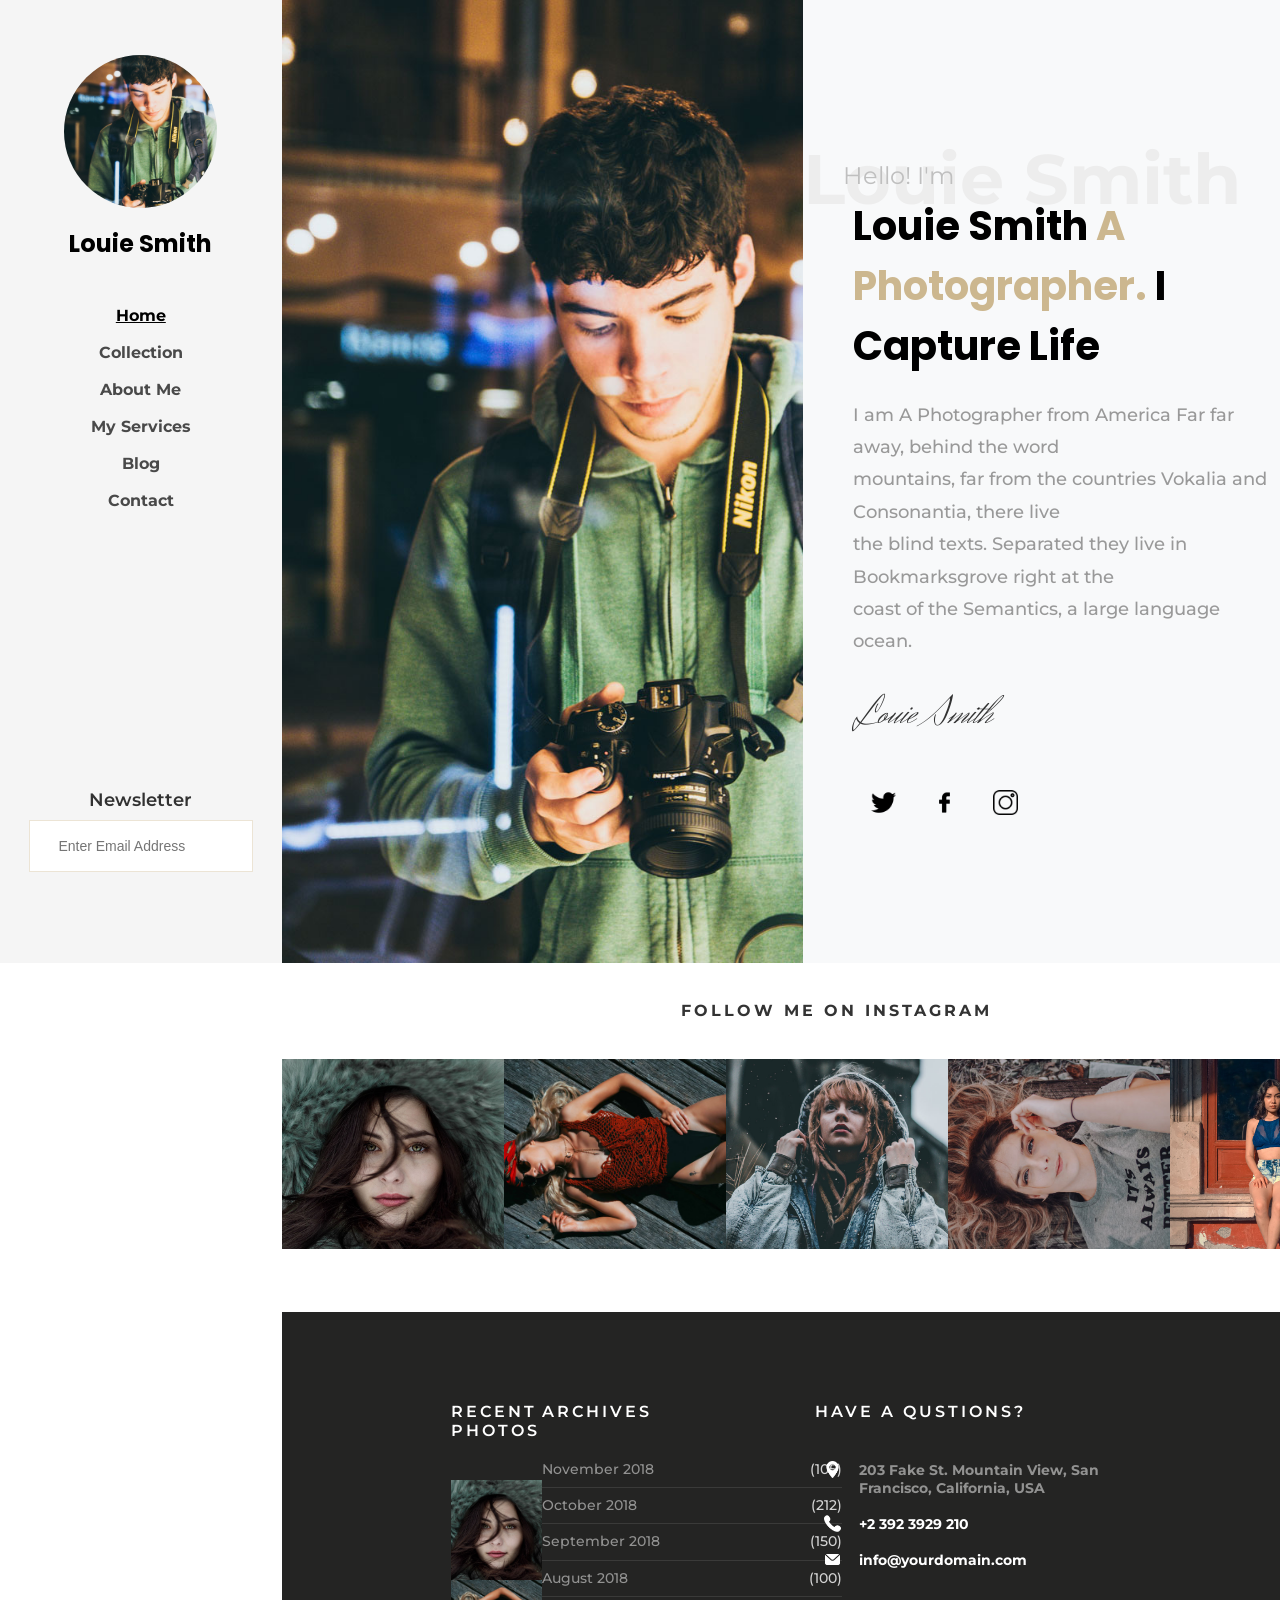
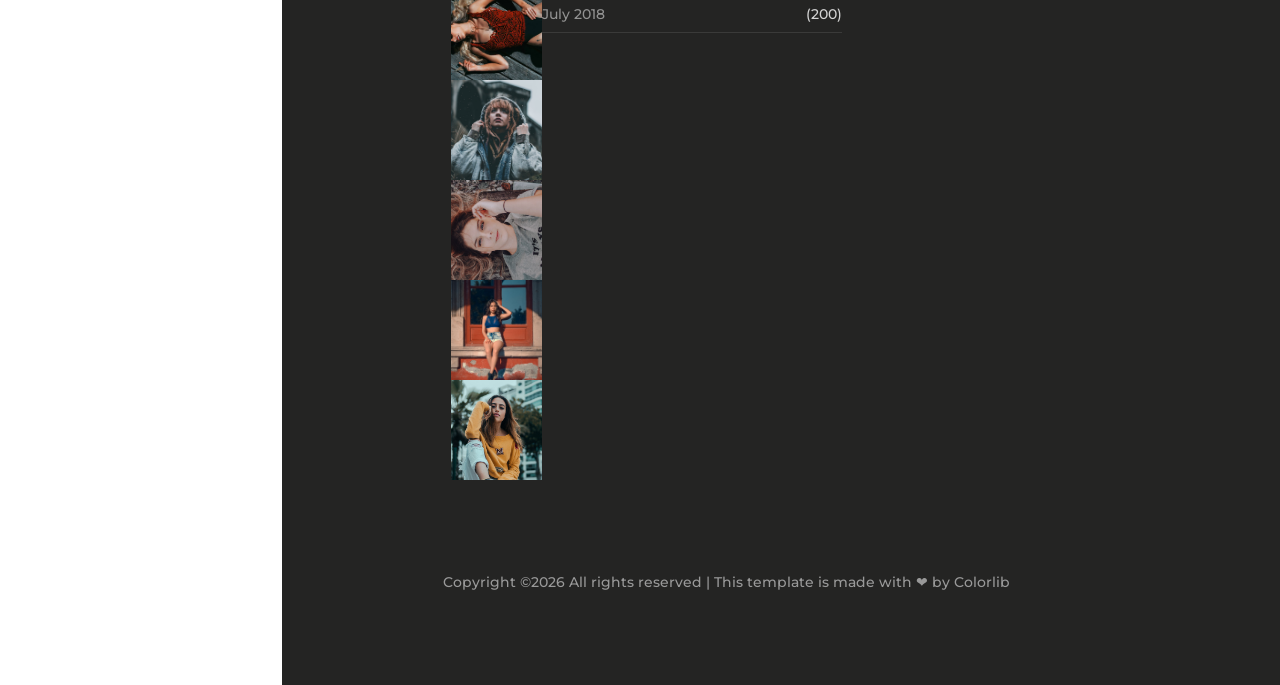
<file: index.html>
<!DOCTYPE html>
<html lang="en">
<head>
    <meta charset="UTF-8">
    <meta name="viewport" content="width=device-width, initial-scale=1.0">
    <title>Louie</title>
    <link rel="stylesheet" href="style.css">

    <link rel="preconnect" href="https://fonts.googleapis.com">
    <link rel="preconnect" href="https://fonts.gstatic.com" crossorigin>
    <link href="https://fonts.googleapis.com/css2?family=Montserrat:ital,wght@0,100..900;1,100..900&family=Poppins:ital,wght@0,100;0,200;0,300;0,400;0,500;0,600;0,700;0,800;0,900;1,100;1,200;1,300;1,400;1,500;1,600;1,700;1,800;1,900&display=swap" rel="stylesheet">
    <link rel="preconnect" href="https://fonts.googleapis.com">
<link rel="preconnect" href="https://fonts.gstatic.com" crossorigin>
<link href="https://fonts.googleapis.com/css2?family=Herr+Von+Muellerhoff&display=swap" rel="stylesheet">
</head>
<body>
    <main>
        <ul>
        <li><div class="fotoheader"></div> </li>
        <li class="louis"><h1>Louie Smith</h1></li>
        <li class="home"><a href="">Home</a></li>
        <li ><a href="collection.html">Collection</a></li>
        <li> <a href="aboutme.html">About Me</a></li>
        <li> <a href="myservices.html">My Services</a></li>
        <li> <a href="blog.html">Blog</a></li>
        <li> <a href="contact.html">Contact</a></li>
    </ul>

    <div class="new"><span>Newsletter</span>
        <input type="email" placeholder="Enter Email Address">
    </div>
    </main>

    <section class="sec1">
        <div class="img1">
    </div>

    <div class="caixatxt">
        
        <h1 class="txt1">Louie Smith <span>Hello! I'm</span></h1>
        <div class="caixatxt2">
        <h1 class="txt2">Louie Smith <span>A Photographer.</span> I <br>Capture Life</h1>
        <p>I am A Photographer from America Far far away, behind the word <br> mountains, far from the countries Vokalia and Consonantia,
        there live <br> the blind texts. Separated they live in Bookmarksgrove right at the <br> coast of the Semantics, a large language ocean.
    </p> <h3>Louie Smith</h3>
    <ul class="lsticons">
    <li><img class="icon1" src="Imagens/twitter.png" alt=""></li>
    <li><img class="icon2" src="Imagens/facebook.png" alt=""></li>
    <li><img class="icon3" src="Imagens/instagram.png" alt=""></li>
</ul>
</div>
</div>
</section>

<section class="sec2">
    <h2>Follow me on Instagram</h2>
    <div class="fotos1">
        <img src="Imagens/image_1.jpg" alt="">
        <img src="Imagens/image_2.jpg" alt="">
        <img src="Imagens/image_3.jpg" alt="">
        <img src="Imagens/image_4.jpg" alt="">
        <img src="Imagens/image_5.jpg" alt="">
    </div>
</section>

<footer>
    <div class="infos">
        <div class="recent">
            <div><h2>RECENT PHOTOS</h2></div>
            <div class="fotos2">
        <img src="Imagens/image_1.jpg" alt="">
        <img src="Imagens/image_2.jpg" alt="">
        <img src="Imagens/image_3.jpg" alt="">
        <img src="Imagens/image_4.jpg" alt="">
        <img src="Imagens/image_5.jpg" alt="">
        <img src="Imagens/image_6.jpg" alt="">
        </div>
        </div>
        <div class="archives">
            <div><h2>ARCHIVES</h2></div>
            <ul>
            <li><div> November 2018 </div> <div><span>(105)</span></div></li>
            <li>October 2018 <span>(212)</span></li>
            <li>September 2018 <span>(150)</span></li>
            <li>August 2018 <span> (100)</span></li>
            <li>July 2018 <span>(200)</span></li>
        </ul>
        </div>
        <div class="have">
        <div><h2>HAVE A QUSTIONS?</h2></div>
        <ul><LI><img src="Imagens/mapas-e-bandeiras.png" alt=""><span class="map">203 Fake St. Mountain View, San Francisco, California, USA</span></LI>
        <LI><img src="Imagens/telefone.png" alt=""><span>+2 392 3929 210</span></LI>
        <LI><img src="Imagens/e-mail.png" alt=""><span>info@yourdomain.com</span>	</LI>
    </ul>  
    </div>
    </div>
<p>Copyright ©2026 All rights reserved | This template is made with ❤ by Colorlib</p>
</footer>
    

</body>
</html>
</file>
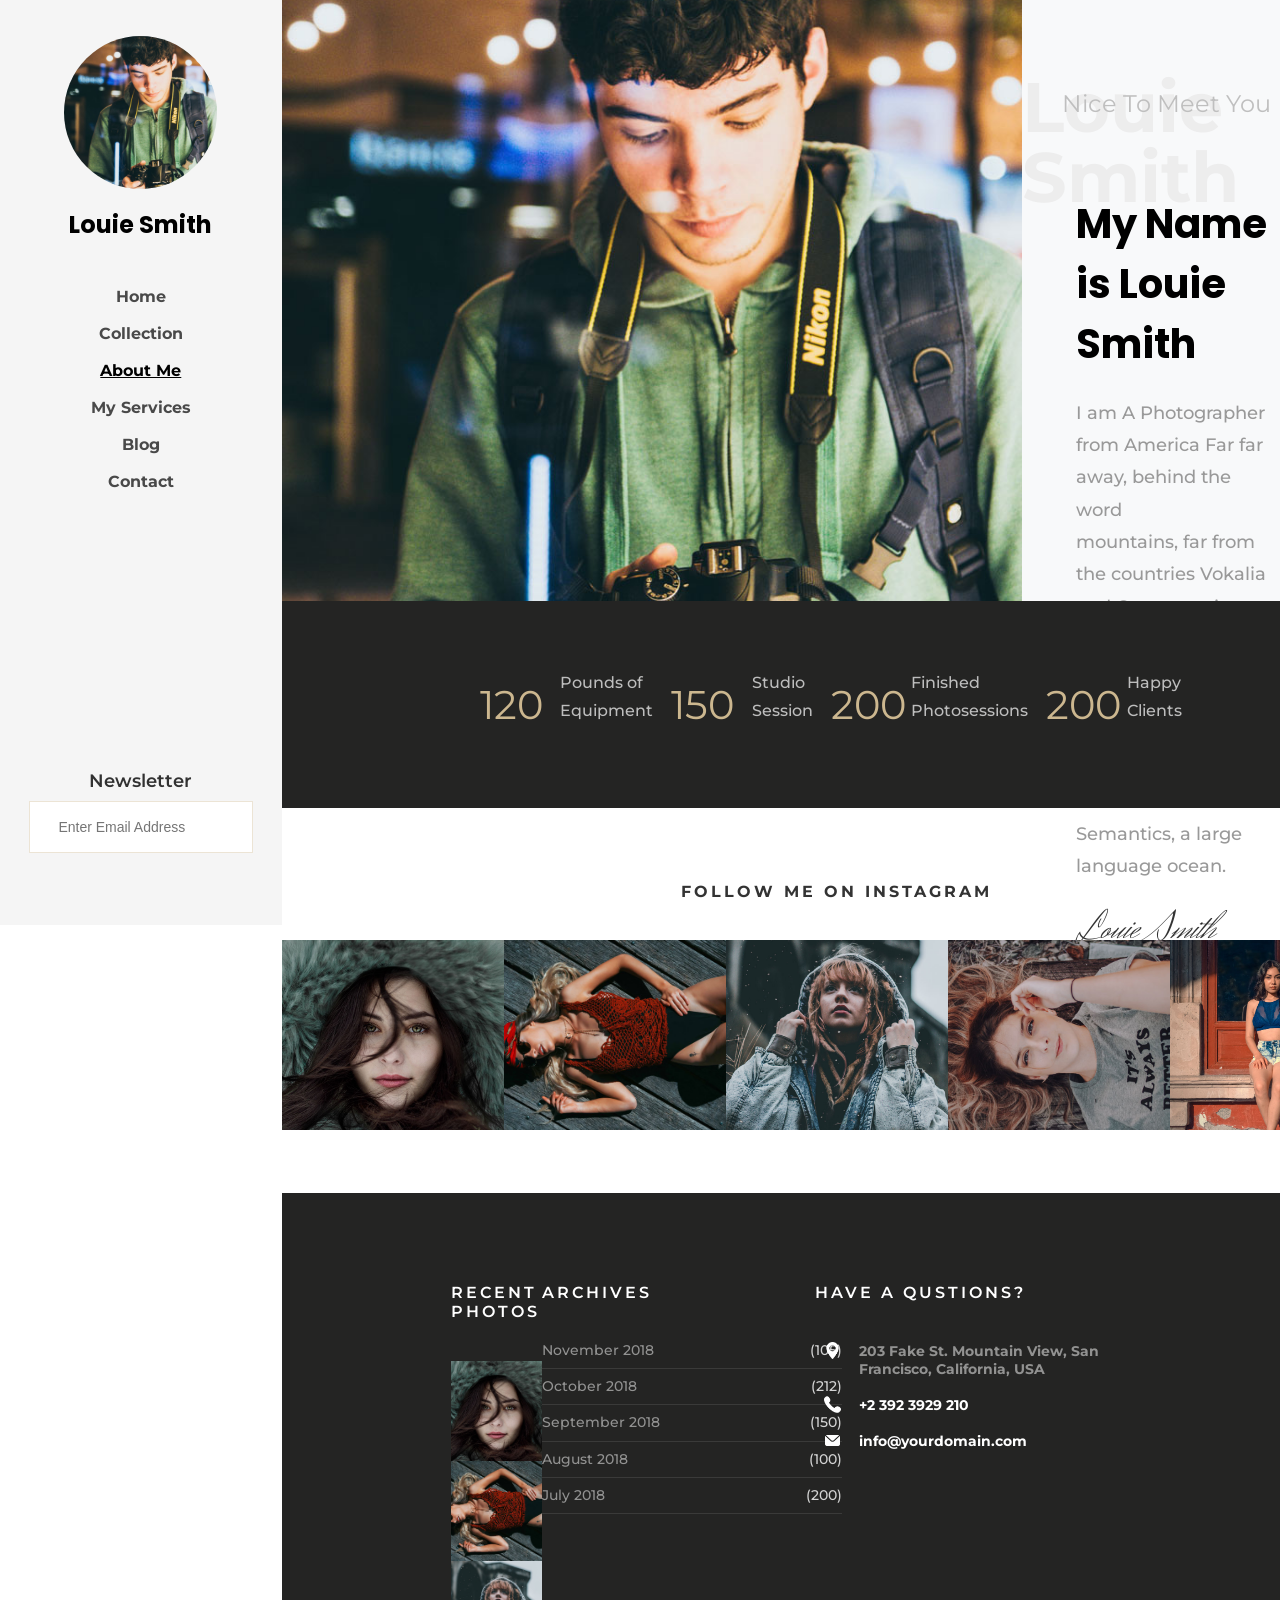
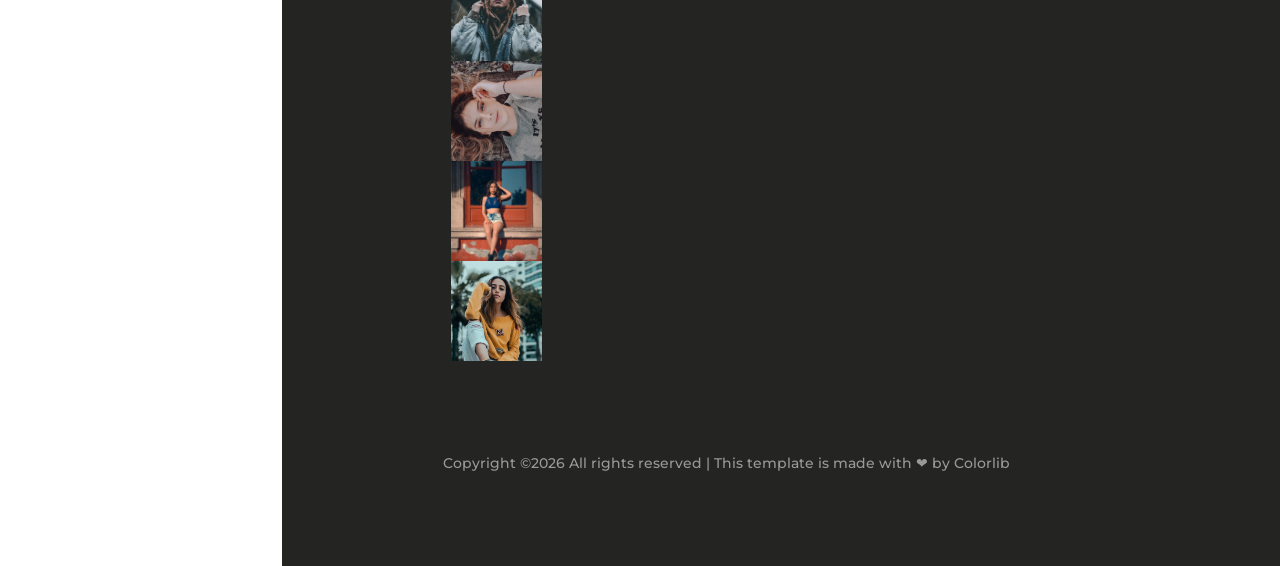
<file: aboutme.html>
<!DOCTYPE html>
<html lang="en">
<head>
    <meta charset="UTF-8">
    <meta name="viewport" content="width=device-width, initial-scale=1.0">
    <title>Louie</title>
    <link rel="stylesheet" href="style.css">

    <link rel="preconnect" href="https://fonts.googleapis.com">
    <link rel="preconnect" href="https://fonts.gstatic.com" crossorigin>
    <link href="https://fonts.googleapis.com/css2?family=Montserrat:ital,wght@0,100..900;1,100..900&family=Poppins:ital,wght@0,100;0,200;0,300;0,400;0,500;0,600;0,700;0,800;0,900;1,100;1,200;1,300;1,400;1,500;1,600;1,700;1,800;1,900&display=swap" rel="stylesheet">
    <link rel="preconnect" href="https://fonts.googleapis.com">
<link rel="preconnect" href="https://fonts.gstatic.com" crossorigin>
<link href="https://fonts.googleapis.com/css2?family=Herr+Von+Muellerhoff&display=swap" rel="stylesheet">
</head>
<body>
    <main class="main2">
        <ul>
        <li><div class="fotoheader"></div> </li>
        <li class="louis"><h1>Louie Smith</h1></li>
        <li class=""><a href="index.html">Home</a></li>
        <li ><a href="collection.html">Collection</a></li>
        <li class="home"> <a href="">About Me</a></li>
        <li> <a href="myservices.html">My Services</a></li>
        <li> <a href="blog.html">Blog</a></li>
        <li> <a href="contact.html">Contact</a></li>
    </ul>

    <div class="new"><span>Newsletter</span>
        <input type="email" placeholder="Enter Email Address">
    </div>
    </main>


    <section class="sec4">
        <div><img class="autor" src="Imagens/author.jpg" alt=""></div>
        <div class="caixatxt4">
        
        <h1 class="txt1">Louie Smith <span>Nice To Meet You</span></h1>
        <div class="caixatxt3">
        <h1 class="txt2">My Name is Louie Smith</h1>
        <p>I am A Photographer from America Far far away, behind the word <br> mountains, far from the countries Vokalia and Consonantia,
        there live <br> the blind texts. Separated they live in Bookmarksgrove right at the <br> coast of the Semantics, a large language ocean.
    </p> <h3>Louie Smith</h3>
    <ul class="lsticons2">
    <li><img class="icon1" src="Imagens/twitter.png" alt=""></li>
    <li><img class="icon2" src="Imagens/facebook.png" alt=""></li>
    <li><img class="icon3" src="Imagens/instagram.png" alt=""></li>
    </ul></div>
    </section>

    <section class="sec5">
        <div><span>120</span>
        <p>Pounds of <br>Equipment</p>
        <span>150</span>
        <p>Studio <br>Session</p>
        <span>200</span>
        <p>Finished <br>Photosessions</p>
        <span>200</span>
        <p>Happy <br>Clients</p>
        </div>
    </section>

    <section class="sec6">
    <h2>Follow me on Instagram</h2>
    <div class="fotos1">
        <img src="Imagens/image_1.jpg" alt="">
        <img src="Imagens/image_2.jpg" alt="">
        <img src="Imagens/image_3.jpg" alt="">
        <img src="Imagens/image_4.jpg" alt="">
        <img src="Imagens/image_5.jpg" alt="">
    </div>
</section>

 <footer>
    <div class="infos">
        <div class="recent">
            <div><h2>RECENT PHOTOS</h2></div>
            <div class="fotos2">
        <img src="Imagens/image_1.jpg" alt="">
        <img src="Imagens/image_2.jpg" alt="">
        <img src="Imagens/image_3.jpg" alt="">
        <img src="Imagens/image_4.jpg" alt="">
        <img src="Imagens/image_5.jpg" alt="">
        <img src="Imagens/image_6.jpg" alt="">
        </div>
        </div>
        <div class="archives">
            <div><h2>ARCHIVES</h2></div>
            <ul>
            <li><div> November 2018 </div> <div><span>(105)</span></div></li>
            <li>October 2018 <span>(212)</span></li>
            <li>September 2018 <span>(150)</span></li>
            <li>August 2018 <span> (100)</span></li>
            <li>July 2018 <span>(200)</span></li>
        </ul>
        </div>
        <div class="have">
        <div><h2>HAVE A QUSTIONS?</h2></div>
        <ul><LI><img src="Imagens/mapas-e-bandeiras.png" alt=""><span class="map">203 Fake St. Mountain View, San Francisco, California, USA</span></LI>
        <LI><img src="Imagens/telefone.png" alt=""><span>+2 392 3929 210</span></LI>
        <LI><img src="Imagens/e-mail.png" alt=""><span>info@yourdomain.com</span>	</LI>
    </ul>  
    </div>
    </div>
<p>Copyright ©2026 All rights reserved | This template is made with ❤ by Colorlib</p>
</footer>
</file>
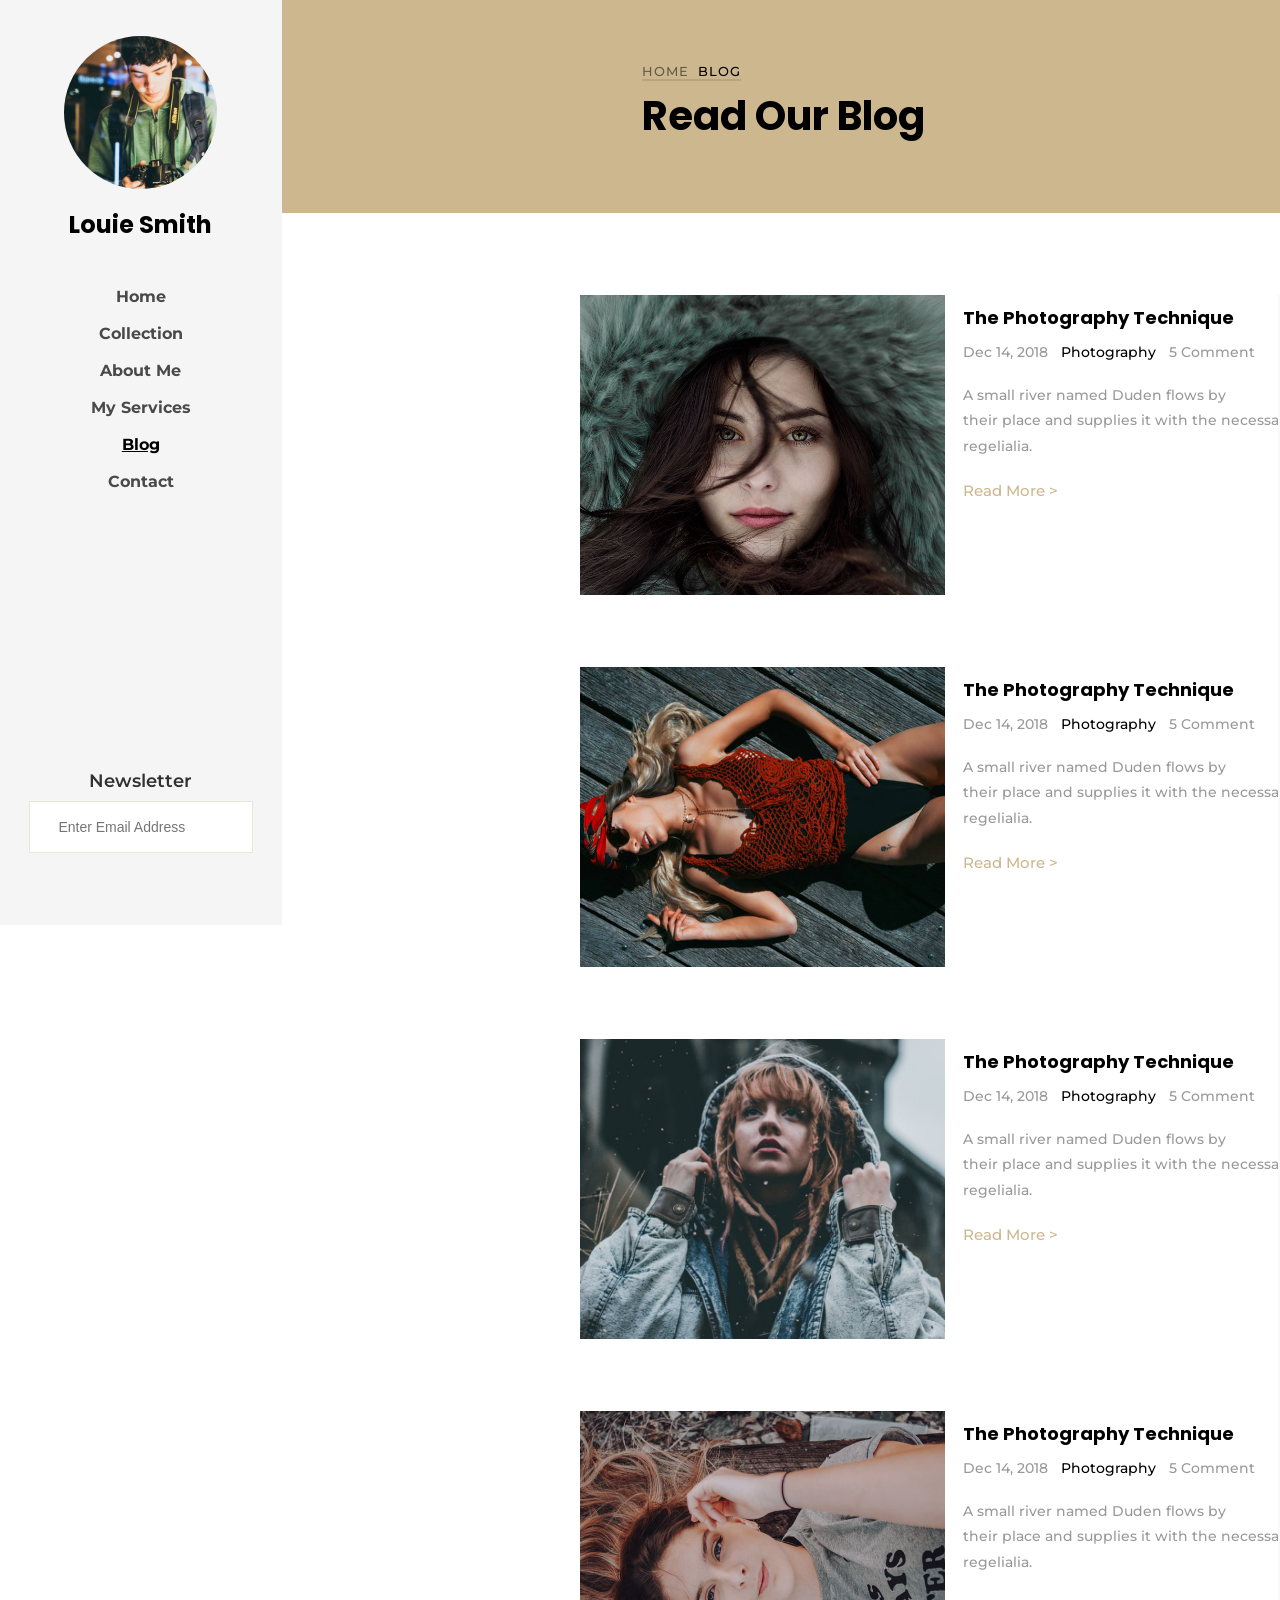
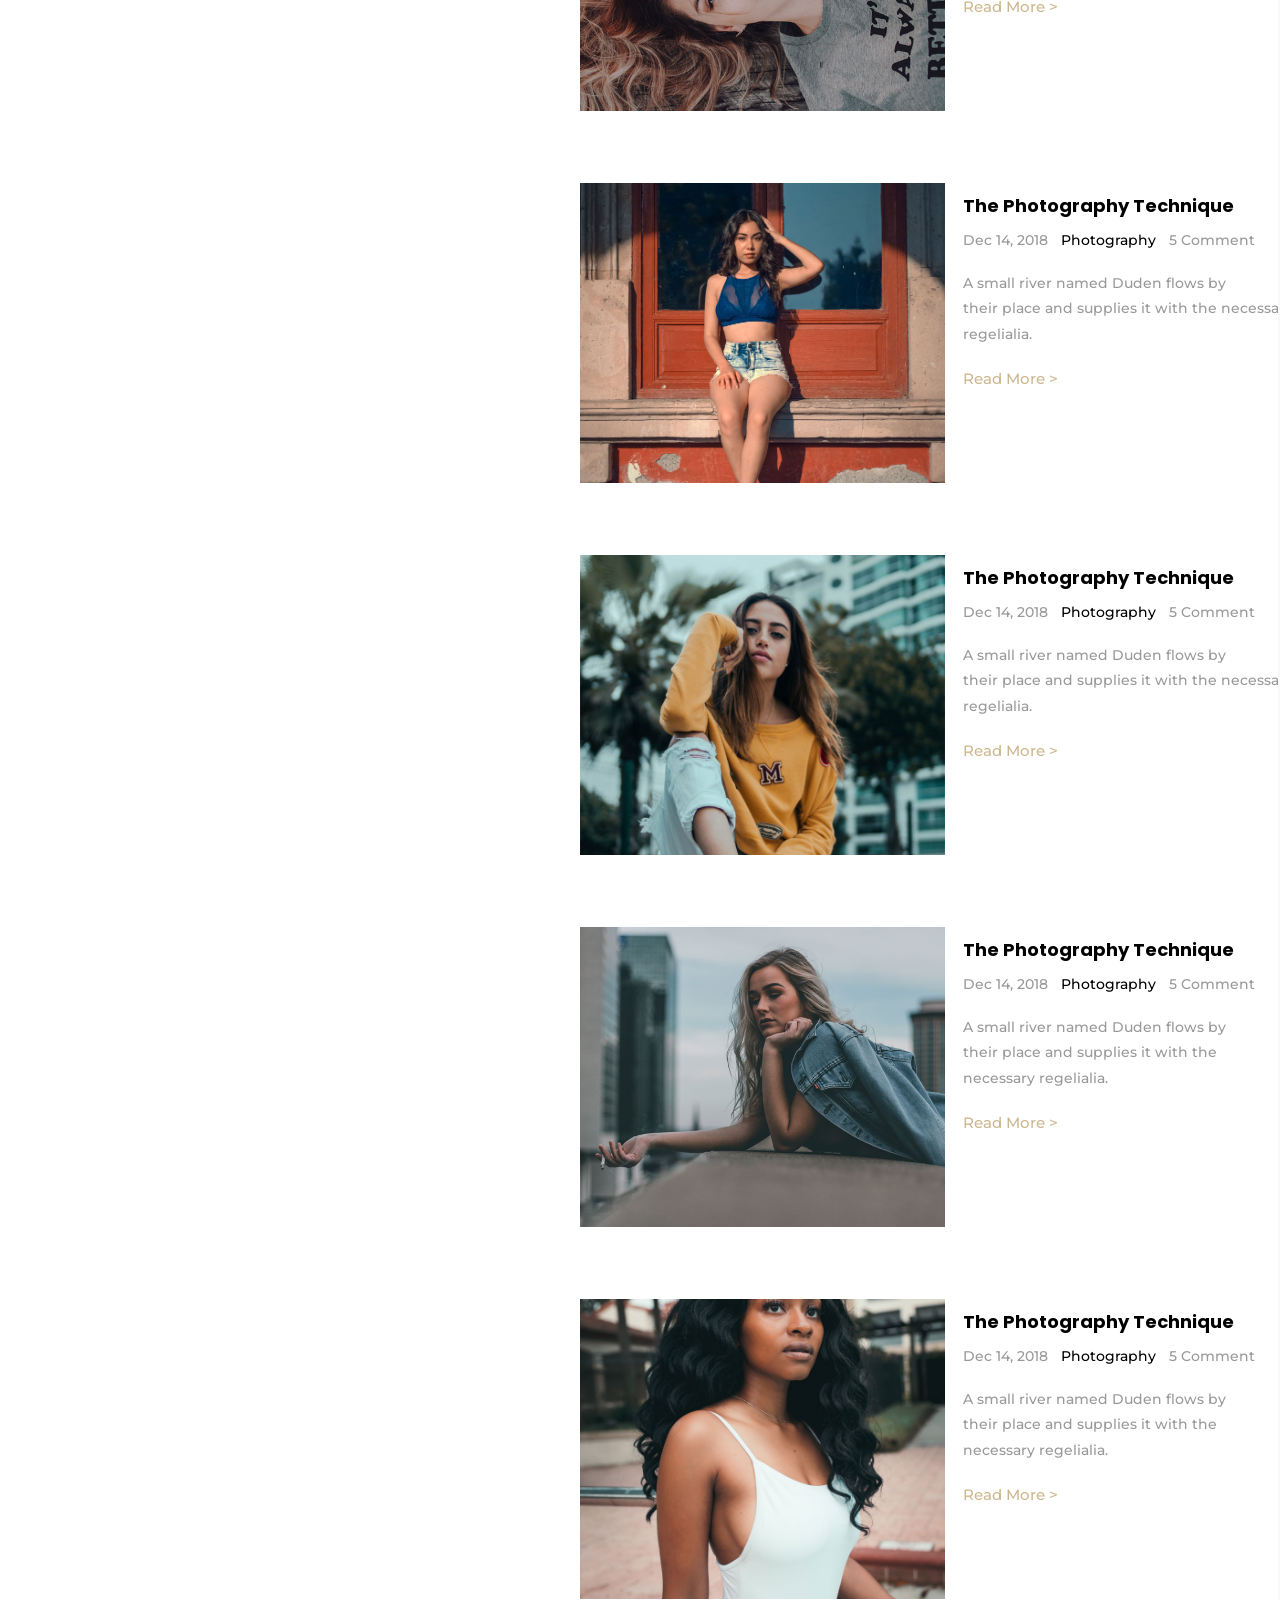
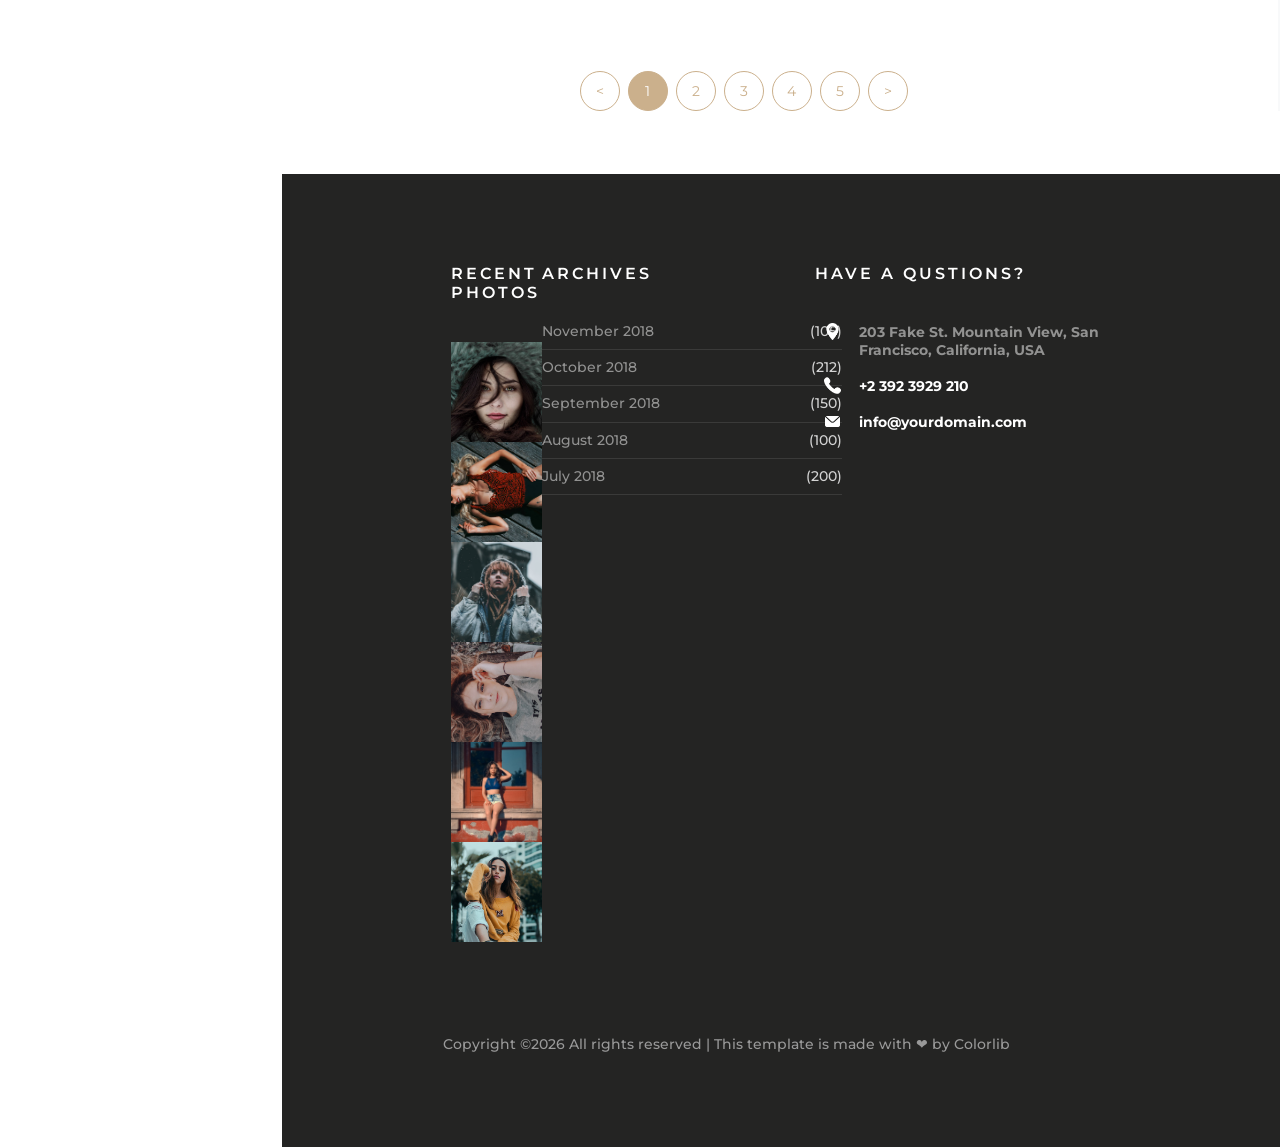
<file: blog.html>
<!DOCTYPE html>
<html lang="en">
<head>
    <meta charset="UTF-8">
    <meta name="viewport" content="width=device-width, initial-scale=1.0">
    <title>Louie</title>
    <link rel="stylesheet" href="style.css">

    <link rel="preconnect" href="https://fonts.googleapis.com">
    <link rel="preconnect" href="https://fonts.gstatic.com" crossorigin>
    <link href="https://fonts.googleapis.com/css2?family=Montserrat:ital,wght@0,100..900;1,100..900&family=Poppins:ital,wght@0,100;0,200;0,300;0,400;0,500;0,600;0,700;0,800;0,900;1,100;1,200;1,300;1,400;1,500;1,600;1,700;1,800;1,900&display=swap" rel="stylesheet">
    <link rel="preconnect" href="https://fonts.googleapis.com">
<link rel="preconnect" href="https://fonts.gstatic.com" crossorigin>
<link href="https://fonts.googleapis.com/css2?family=Herr+Von+Muellerhoff&display=swap" rel="stylesheet">
</head>
<body>
    <main>
        <ul>
        <li><div class="fotoheader"></div> </li>
        <li class="louis"><h1>Louie Smith</h1></li>
        <li class=""><a href="index.html">Home</a></li>
        <li ><a href="collection.html">Collection</a></li>
        <li> <a href="aboutme.html">About Me</a></li>
        <li > <a href="myservices.html">My Services</a></li>
        <li class="home"> <a href="blog.html">Blog</a></li>
        <li > <a href="contact.html">Contact</a></li>
    </ul>

    <div class="new"><span>Newsletter</span>
        <input type="email" placeholder="Enter Email Address">
    </div>
    </main>

     <header>
    <div>
    <p><a href="index.html">HOME</a><span>BLOG</span></p>
    <h1>Read Our Blog</h1>
    </div>
    </header>

    <section class="sec9">
        <div class="div4">
            <div class="photo1"><img src="Imagens/image_1.jpg" alt=""><div><h3>The Photography Technique</h3><p>Dec 14, 2018 <span>Photography</span>  5 Comment</p> <p>A small river named Duden flows by <br> their place and supplies it with the necessary <br> regelialia.</p> <h4>Read More ></h4></div></div>
            <div class="photo2"><img src="Imagens/image_2.jpg" alt=""><div><h3>The Photography Technique</h3><p>Dec 14, 2018 <span>Photography</span>  5 Comment</p> <p>A small river named Duden flows by <br> their place and supplies it with the necessary <br> regelialia.</p> <h4>Read More ></h4></div></div>
            <div class="photo3"><img src="Imagens/image_3.jpg" alt=""><div><h3>The Photography Technique</h3><p>Dec 14, 2018 <span>Photography</span>  5 Comment</p> <p>A small river named Duden flows by <br> their place and supplies it with the necessary <br> regelialia.</p> <h4>Read More ></h4></div></div>
            <div class="photo4"><img src="Imagens/image_4.jpg" alt=""><div><h3>The Photography Technique</h3><p>Dec 14, 2018 <span>Photography</span>  5 Comment</p> <p>A small river named Duden flows by <br> their place and supplies it with the necessary <br> regelialia.</p> <h4>Read More ></h4></div></div>
            <div class="photo5"><img src="Imagens/image_5.jpg" alt=""><div><h3>The Photography Technique</h3><p>Dec 14, 2018 <span>Photography</span>  5 Comment</p> <p>A small river named Duden flows by <br> their place and supplies it with the necessary <br> regelialia.</p> <h4>Read More ></h4></div></div>
            <div class="photo6"><img src="Imagens/image_6.jpg" alt=""><div><h3>The Photography Technique</h3><p>Dec 14, 2018 <span>Photography</span>  5 Comment</p> <p>A small river named Duden flows by <br> their place and supplies it with the necessary <br> regelialia.</p> <h4>Read More ></h4></div></div>
            <div class="photo7"><img src="Imagens/image_7 - Copia.jpg" alt=""><div><h3>The Photography Technique</h3><p>Dec 14, 2018 <span>Photography</span>  5 Comment</p> <p>A small river named Duden flows by <br> their place and supplies it with the <br> necessary regelialia.</p> <h4>Read More ></h4></div></div>
            <div class="photo8"><img src="Imagens/image_8.jpg" alt=""><div><h3>The Photography Technique</h3><p>Dec 14, 2018 <span>Photography</span>  5 Comment</p> <p>A small river named Duden flows by <br> their place and supplies it with the <br> necessary regelialia.</p> <h4>Read More ></h4></div></div>
            <div class="div6">
                <span class="seta"><</span>
                <span class="ativo">1</span>
                <span>2</span>
                <span>3</span>
                <span>4</span>
                <span>5</span>
            <span class="seta">></span>
        </div>
        </div>
        <div class="div5">
            <input type="text" placeholder="Type a keyword and hit enter">
            <div class="categories">
            <div><h3>Categories</h3></div>
            <ul>
            <li><div> Fashion </div> <div><span>(6)</span></div></li>
            <li>Technology<span>(8)</span></li>
            <li>Travel<span>(2)</span></li>
            <li>Food<span> (2)</span></li>
            <li>Photography<span>(7)</span></li>
        </ul>
        </div>
        <div class="popular">
           <h3>Popular Articles</h3>
           <div class="photo0"><img src="Imagens/image_1.jpg" alt=""><div class="txt0"><a href="">Even the all-powerful <br> Pointing has no control</a><p>🗓️ Dec. 14, 2018 👤 Dave Lewis <br>💬 19</p></div></div>
           <div class="photo0"><img src="Imagens/image_2.jpg" alt=""><div class="txt0"><a href="">Even the all-powerful <br> Pointing has no control</a><p>🗓️ Dec. 14, 2018 👤 Dave Lewis <br>💬 19</p></div></div>
           <div class="photo9"><img src="Imagens/image_3.jpg" alt=""><div class="txt0"><a href="">Even the all-powerful <br> Pointing has no control</a><p>🗓️ Dec. 14, 2018 👤 Dave Lewis <br>💬 19</p></div></div>
        </div>
        <div class="tag">
            <h3>TAG CLOUD</h3>
            <div><a href="">ANIMALS</a><a href="">HUMAN</a><a href="">PEOPLE</a><a href="">CAT</a><a href="">DOG</a><a href="">NATURE</a><a href="">LEAVES</a><a href="">FOOD</a></div>
        </div>
        <div class="newsle">
            <img src="Imagens/bg_1.jpg" alt=""><div class="caixatxt0"><h2>NEWSLETTER</h2>
            <P>Far far away, behind the word <br> mountains, far from the countries <br> Vokalia</P>
            <input type="email" placeholder="Email Address">
            <a href="">Subscribe</a></div>
        </div>
        <div class="archives">
            <div><h3>ARCHIVES</h3></div>
            <ul>
            <li><div>Decob14 2018</div> <div><span>(10)</span></div></li>
            <li>September 2018<span>(6)</span></li>
            <li>August 2018 <span>(8)</span></li>
            <li>July2018 <span> (2)</span></li>
            <li>June 2018 <span>(7)</span></li>
            <li>May 2018 <span>(5)</span></li>
        </ul>
        </div>
        <div class="paragrafo">
            <h3>PARAGRAPH</h3>
            <P>Lorem ipsum dolor sit amet, <br> consectetur adipisicing elit. Ducimus <br> itaque, autem necessitatibus voluptate <br> quod mollitia delectus aut.</P>
        </div>
        </div>
    </section>

        <footer>
    <div class="infos">
        <div class="recent">
            <div><h2>RECENT PHOTOS</h2></div>
            <div class="fotos2">
        <img src="Imagens/image_1.jpg" alt="">
        <img src="Imagens/image_2.jpg" alt="">
        <img src="Imagens/image_3.jpg" alt="">
        <img src="Imagens/image_4.jpg" alt="">
        <img src="Imagens/image_5.jpg" alt="">
        <img src="Imagens/image_6.jpg" alt="">
        </div>
        </div>
        <div class="archives">
            <div><h2>ARCHIVES</h2></div>
            <ul>
            <li><div> November 2018 </div> <div><span>(105)</span></div></li>
            <li>October 2018 <span>(212)</span></li>
            <li>September 2018 <span>(150)</span></li>
            <li>August 2018 <span> (100)</span></li>
            <li>July 2018 <span>(200)</span></li>
        </ul>
        </div>
        <div class="have">
        <div><h2>HAVE A QUSTIONS?</h2></div>
        <ul><LI><img src="Imagens/mapas-e-bandeiras.png" alt=""><span class="map">203 Fake St. Mountain View, San Francisco, California, USA</span></LI>
        <LI><img src="Imagens/telefone.png" alt=""><span>+2 392 3929 210</span></LI>
        <LI><img src="Imagens/e-mail.png" alt=""><span>info@yourdomain.com</span>	</LI>
    </ul>  
    </div>
    </div>
<p>Copyright ©2026 All rights reserved | This template is made with ❤ by Colorlib</p>
</footer>
</file>
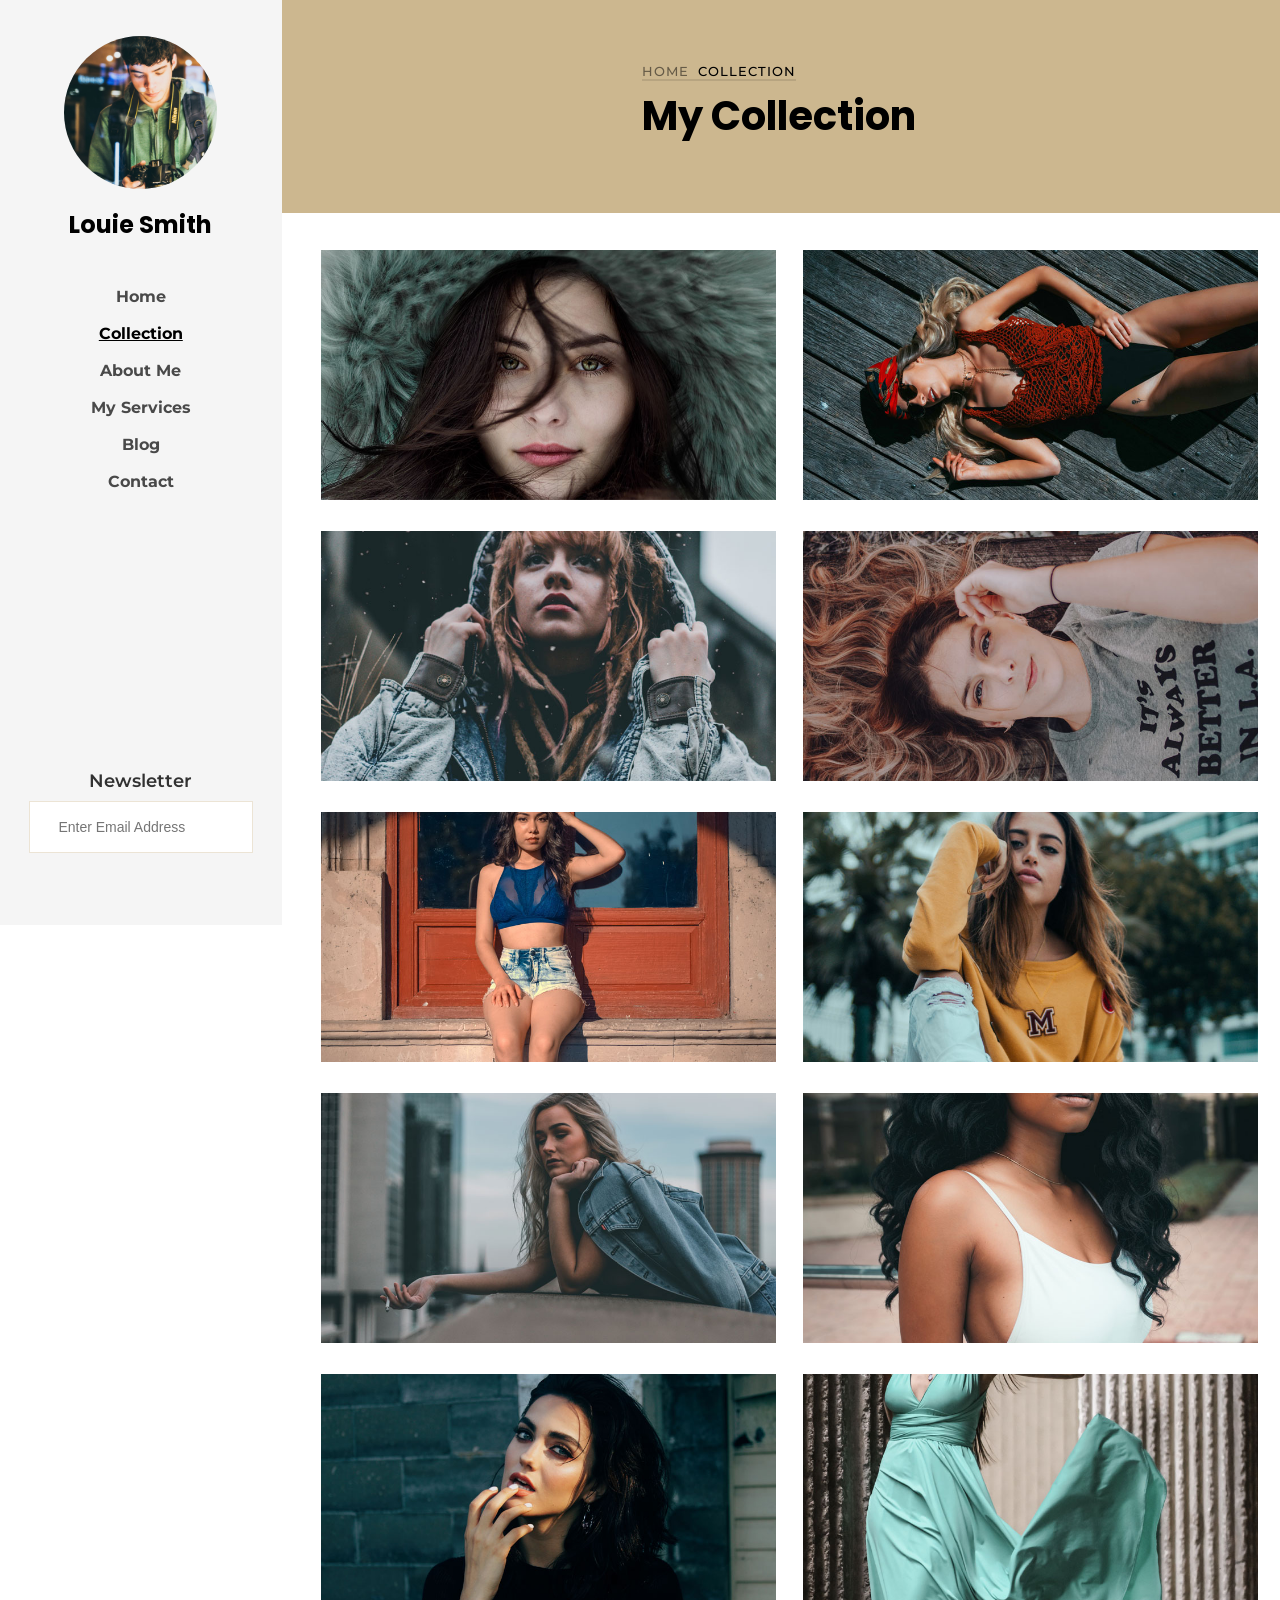
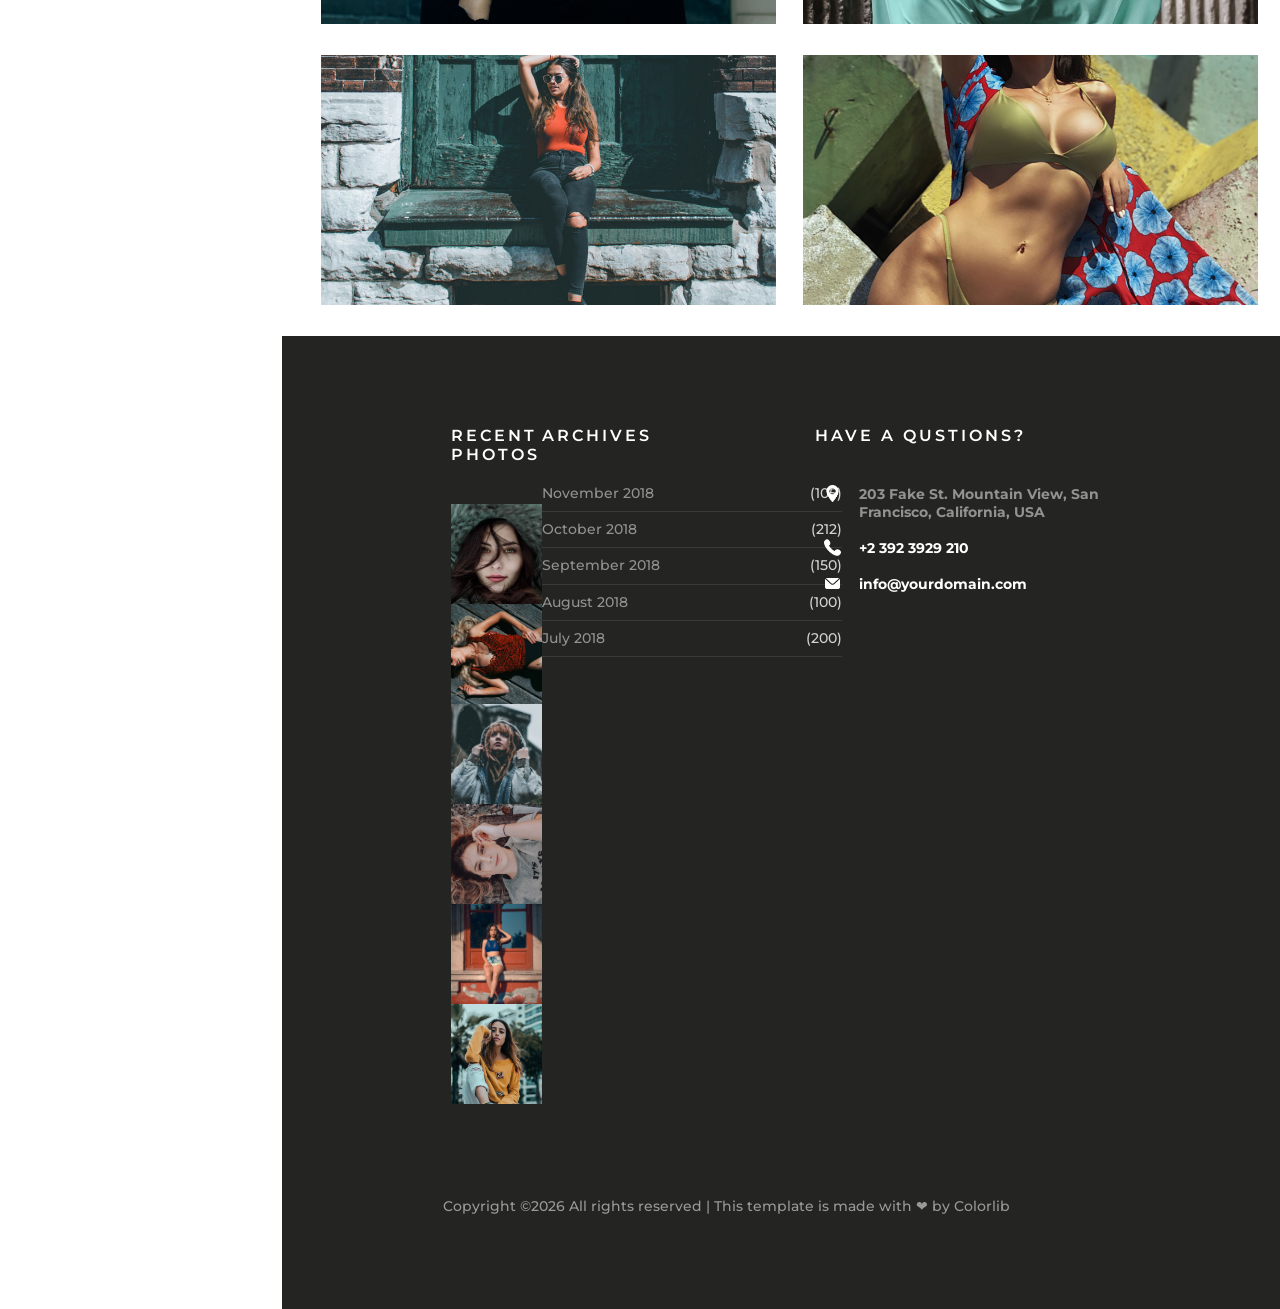
<file: collection.html>
<!DOCTYPE html>
<html lang="en">
<head>
    <meta charset="UTF-8">
    <meta name="viewport" content="width=device-width, initial-scale=1.0">
    <title>Louie</title>
    <link rel="stylesheet" href="style.css">

    <link rel="preconnect" href="https://fonts.googleapis.com">
    <link rel="preconnect" href="https://fonts.gstatic.com" crossorigin>
    <link href="https://fonts.googleapis.com/css2?family=Montserrat:ital,wght@0,100..900;1,100..900&family=Poppins:ital,wght@0,100;0,200;0,300;0,400;0,500;0,600;0,700;0,800;0,900;1,100;1,200;1,300;1,400;1,500;1,600;1,700;1,800;1,900&display=swap" rel="stylesheet">
    <link rel="preconnect" href="https://fonts.googleapis.com">
<link rel="preconnect" href="https://fonts.gstatic.com" crossorigin>
<link href="https://fonts.googleapis.com/css2?family=Herr+Von+Muellerhoff&display=swap" rel="stylesheet">
</head>
<body>
    <main>
        <ul>
        <li><div class="fotoheader"></div> </li>
        <li class="louis"><h1>Louie Smith</h1></li>
        <li class=""><a href="index.html">Home</a></li>
        <li class="home"><a href="">Collection</a></li>
        <li> <a href="aboutme.html">About Me</a></li>
        <li> <a href="myservices.html">My Services</a></li>
        <li> <a href="blog.html">Blog</a></li>
        <li> <a href="contact.html">Contact</a></li>
    </ul>

    <div class="new"><span>Newsletter</span>
        <input type="email" placeholder="Enter Email Address">
    </div>
    </main>

    <header>
    <div>
    <p><a href="index.html">HOME</a><span>COLLECTION</span></p>
    <h1>My Collection</h1>
    </div>
    </header>

    <section class="sec3">
        <div class="galeria">
        <div><img class="foto1"  src="Imagens/image_1.jpg" alt="">
        <div class="txtfoto"><h3>Photo 01</h3> <span>MODEL</span></div></div>
        <div><img class="foto2" src="Imagens/image_2.jpg" alt=""></div>
        <div><img class="foto3" src="Imagens/image_3.jpg" alt=""></div>
        <div><img class="foto4" src="Imagens/image_4.jpg" alt=""></div>
        <div><img class="foto5" src="Imagens/image_5.jpg" alt=""></div>
        <div><img class="foto6" src="Imagens/image_6.jpg" alt=""></div>
        <div><img class="foto7" src="Imagens/image_7 - Copia.jpg" alt=""></div>
        <div><img class="foto8" src="Imagens/image_8.jpg" alt=""></div>
        <div><img class="foto9" src="Imagens/image_9.jpg" alt=""></div>
        <div><img class="foto10" src="Imagens/image_10.jpg" alt=""></div>
        <div><img class="foto11" src="Imagens/image_11.jpg" alt=""></div>
        <div><img class="foto12" src="Imagens/image_12.jpg" alt=""></div></div>
    </section>

    <footer>
    <div class="infos">
        <div class="recent">
            <div><h2>RECENT PHOTOS</h2></div>
            <div class="fotos2">
        <img src="Imagens/image_1.jpg" alt="">
        <img src="Imagens/image_2.jpg" alt="">
        <img src="Imagens/image_3.jpg" alt="">
        <img src="Imagens/image_4.jpg" alt="">
        <img src="Imagens/image_5.jpg" alt="">
        <img src="Imagens/image_6.jpg" alt="">
        </div>
        </div>
        <div class="archives">
            <div><h2>ARCHIVES</h2></div>
            <ul>
            <li><div> November 2018 </div> <div><span>(105)</span></div></li>
            <li>October 2018 <span>(212)</span></li>
            <li>September 2018 <span>(150)</span></li>
            <li>August 2018 <span> (100)</span></li>
            <li>July 2018 <span>(200)</span></li>
        </ul>
        </div>
        <div class="have">
        <div><h2>HAVE A QUSTIONS?</h2></div>
        <ul><LI><img src="Imagens/mapas-e-bandeiras.png" alt=""><span class="map">203 Fake St. Mountain View, San Francisco, California, USA</span></LI>
        <LI><img src="Imagens/telefone.png" alt=""><span>+2 392 3929 210</span></LI>
        <LI><img src="Imagens/e-mail.png" alt=""><span>info@yourdomain.com</span>	</LI>
    </ul>  
    </div>
    </div>
<p>Copyright ©2026 All rights reserved | This template is made with ❤ by Colorlib</p>
</footer>
</file>
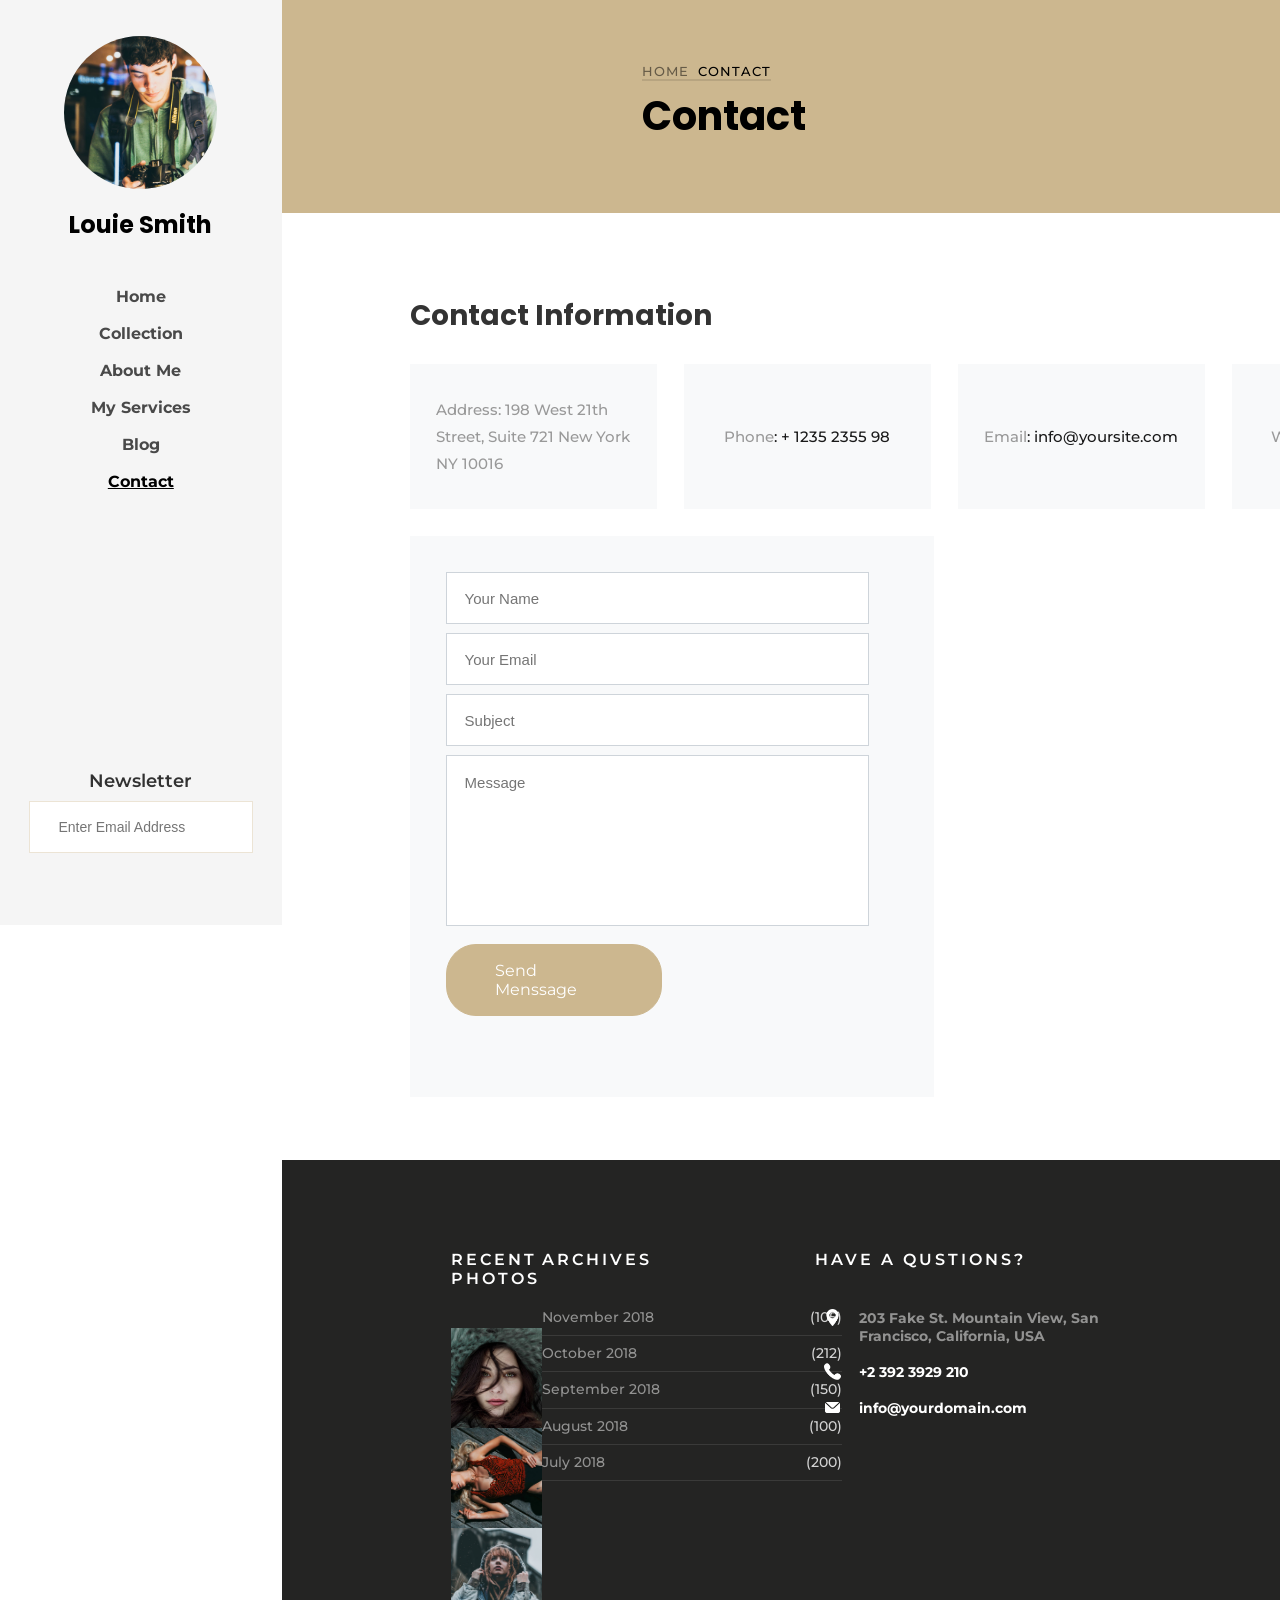
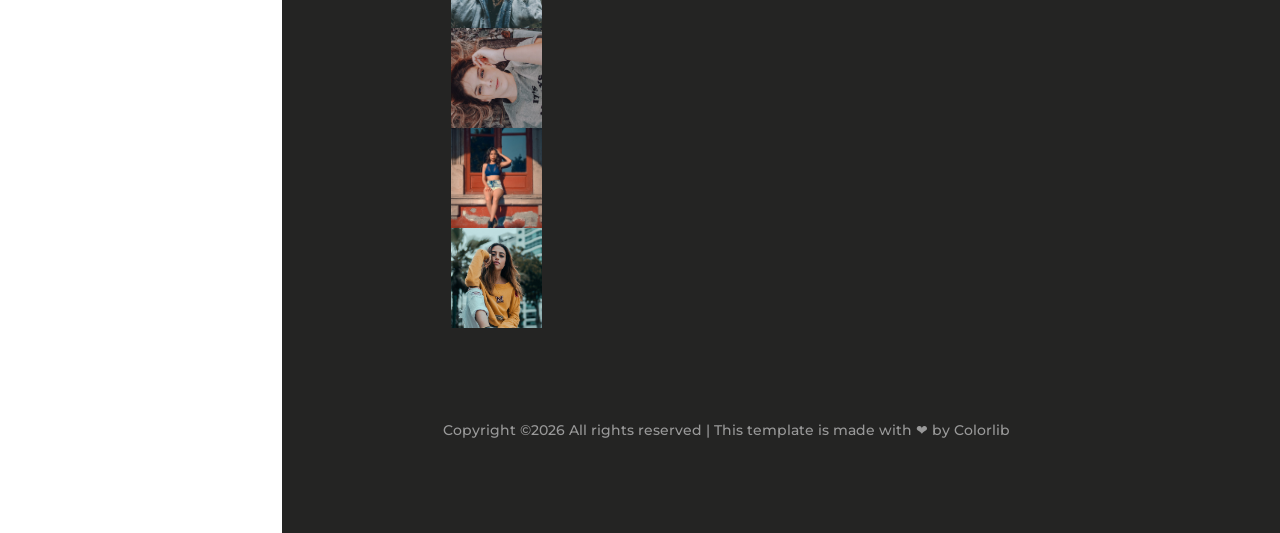
<file: contact.html>
<!DOCTYPE html>
<html lang="en">
<head>
    <meta charset="UTF-8">
    <meta name="viewport" content="width=device-width, initial-scale=1.0">
    <title>Louie</title>
    <link rel="stylesheet" href="style.css">

    <link rel="preconnect" href="https://fonts.googleapis.com">
    <link rel="preconnect" href="https://fonts.gstatic.com" crossorigin>
    <link href="https://fonts.googleapis.com/css2?family=Montserrat:ital,wght@0,100..900;1,100..900&family=Poppins:ital,wght@0,100;0,200;0,300;0,400;0,500;0,600;0,700;0,800;0,900;1,100;1,200;1,300;1,400;1,500;1,600;1,700;1,800;1,900&display=swap" rel="stylesheet">
    <link rel="preconnect" href="https://fonts.googleapis.com">
<link rel="preconnect" href="https://fonts.gstatic.com" crossorigin>
<link href="https://fonts.googleapis.com/css2?family=Herr+Von+Muellerhoff&display=swap" rel="stylesheet">
</head>
<body>
    <main>
        <ul>
        <li><div class="fotoheader"></div> </li>
        <li class="louis"><h1>Louie Smith</h1></li>
        <li class=""><a href="index.html">Home</a></li>
        <li ><a href="collection.html">Collection</a></li>
        <li> <a href="aboutme.html">About Me</a></li>
        <li > <a href="myservices.html">My Services</a></li>
        <li> <a href="blog.html">Blog</a></li>
        <li class="home"> <a href="contact.html">Contact</a></li>
    </ul>

    <div class="new"><span>Newsletter</span>
        <input type="email" placeholder="Enter Email Address">
    </div>
    </main>

     <header>
    <div>
    <p><a href="index.html">HOME</a><span>CONTACT</span></p>
    <h1>Contact</h1>
    </div>
    </header>

    <section class="sec8">
        <div><h2>Contact Information</h2></div>
        <div class="div2">
        <div><p>Address: 198 West 21th <br> Street, Suite 721 New York <br> NY 10016</p></div>
        <div><p>Phone</p> <span>: + 1235 2355 98</span></div>
        <div><p>Email</p> <span>: info@yoursite.com</span></div>
        <div><p>Website </p><span>: yoursite.com</span></div>
        </div>
        <div class="div3">
            <div>
                <input type="text" placeholder="Your Name">
                <input type="email" placeholder="Your Email">
                <input type="text" placeholder="Subject">
                <input id="mensagem" type="text" placeholder="Message">
                <a href="">Send Menssage</a>
            </div>
            <iframe src="https://www.google.com/maps/embed?pb=!1m18!1m12!1m3!1d6045.75151889347!2d-73.99642628270631!3d40.74275924817125!2m3!1f0!2f0!3f0!3m2!1i1024!2i768!4f13.1!3m3!1m2!1s0x89c259bb665a5b95%3A0x37d23ed9e6c9479e!2s198%20W%2021st%20St%20%23721%2C%20New%20York%2C%20NY%2010011%2C%20EUA!5e0!3m2!1spt-BR!2sbr!4v1779565123237!5m2!1spt-BR!2sbr" width="400" height="300" style="border:0;" allowfullscreen="" loading="lazy" referrerpolicy="no-referrer-when-downgrade"></iframe> 
        </div>

    </section>

    <footer>
    <div class="infos">
        <div class="recent">
            <div><h2>RECENT PHOTOS</h2></div>
            <div class="fotos2">
        <img src="Imagens/image_1.jpg" alt="">
        <img src="Imagens/image_2.jpg" alt="">
        <img src="Imagens/image_3.jpg" alt="">
        <img src="Imagens/image_4.jpg" alt="">
        <img src="Imagens/image_5.jpg" alt="">
        <img src="Imagens/image_6.jpg" alt="">
        </div>
        </div>
        <div class="archives">
            <div><h2>ARCHIVES</h2></div>
            <ul>
            <li><div> November 2018 </div> <div><span>(105)</span></div></li>
            <li>October 2018 <span>(212)</span></li>
            <li>September 2018 <span>(150)</span></li>
            <li>August 2018 <span> (100)</span></li>
            <li>July 2018 <span>(200)</span></li>
        </ul>
        </div>
        <div class="have">
        <div><h2>HAVE A QUSTIONS?</h2></div>
        <ul><LI><img src="Imagens/mapas-e-bandeiras.png" alt=""><span class="map">203 Fake St. Mountain View, San Francisco, California, USA</span></LI>
        <LI><img src="Imagens/telefone.png" alt=""><span>+2 392 3929 210</span></LI>
        <LI><img src="Imagens/e-mail.png" alt=""><span>info@yourdomain.com</span>	</LI>
    </ul>  
    </div>
    </div>
<p>Copyright ©2026 All rights reserved | This template is made with ❤ by Colorlib</p>
</footer>
</file>
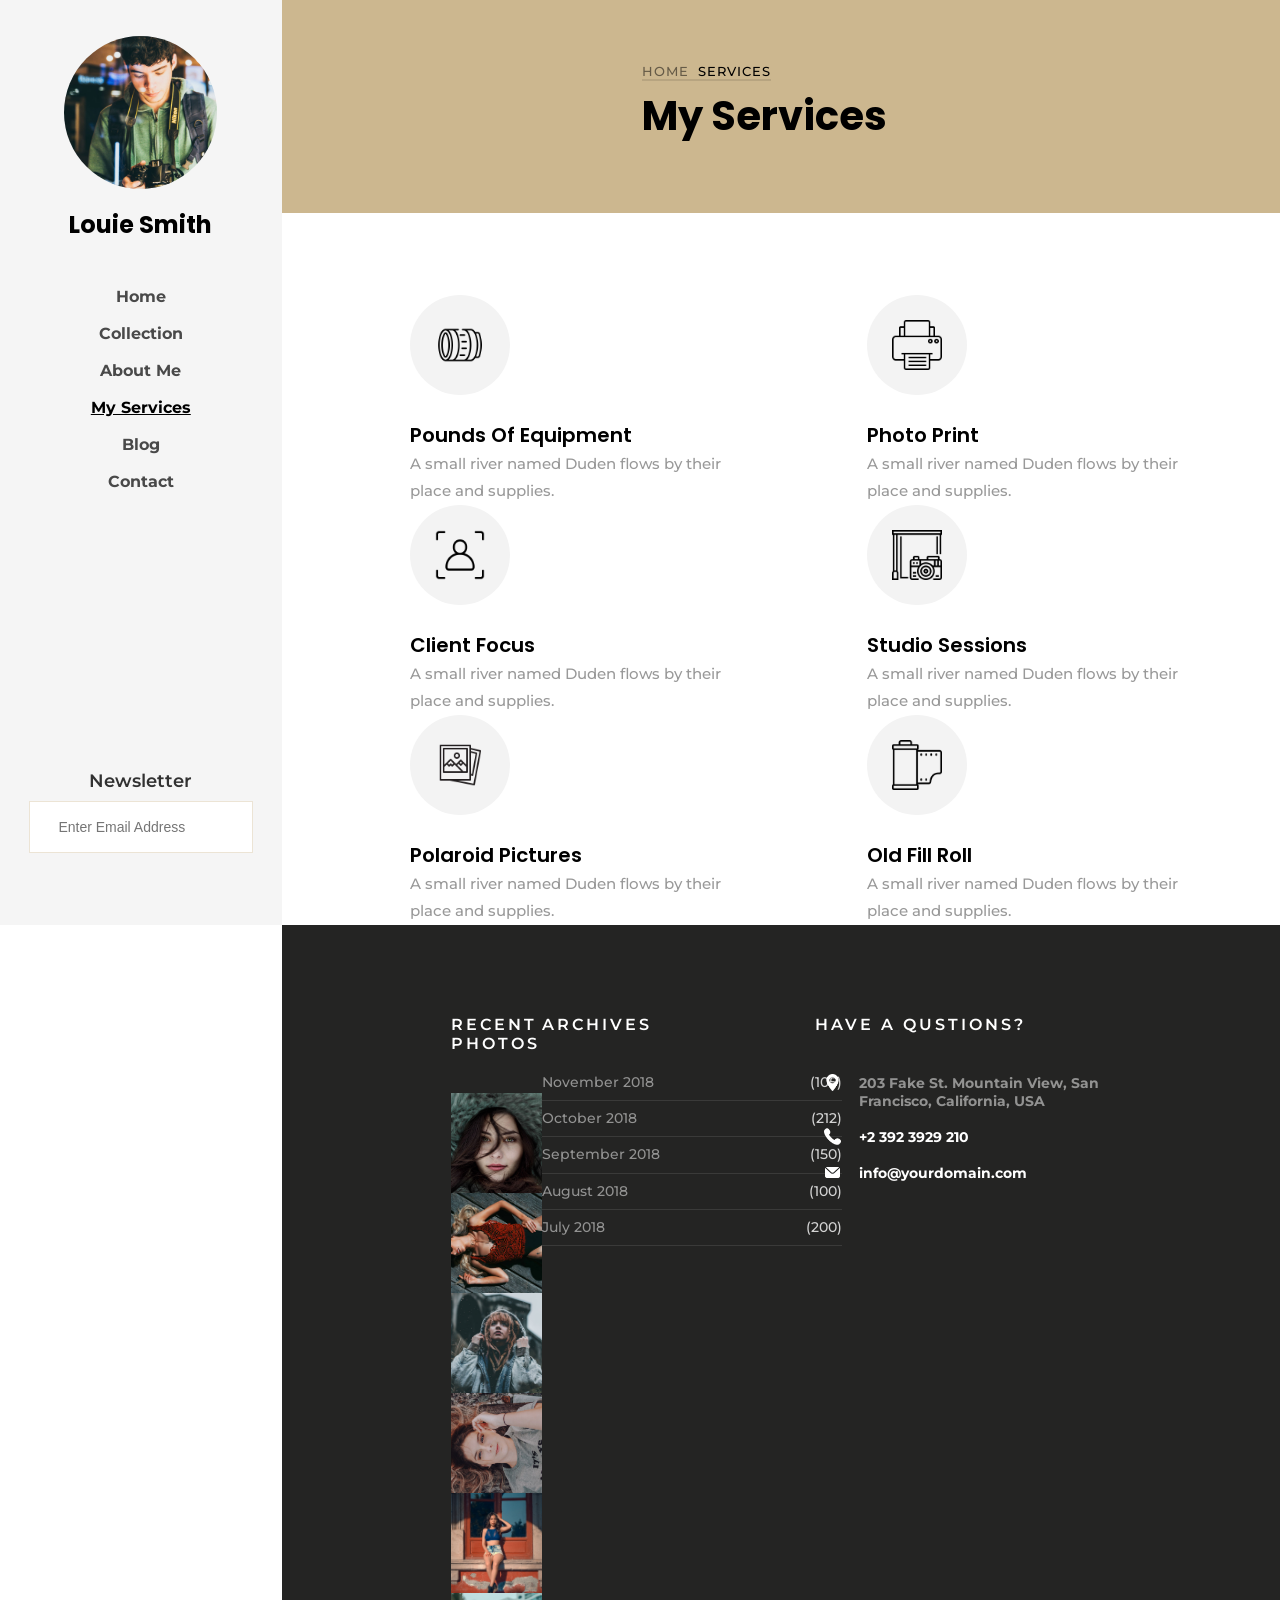
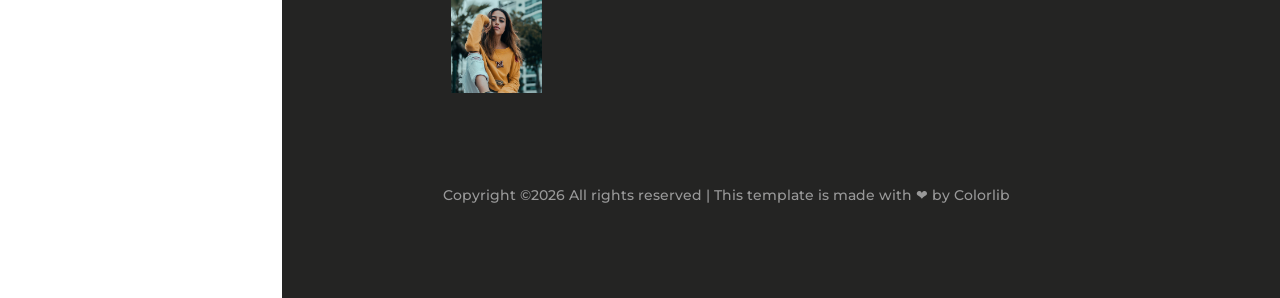
<file: myservices.html>
<!DOCTYPE html>
<html lang="en">
<head>
    <meta charset="UTF-8">
    <meta name="viewport" content="width=device-width, initial-scale=1.0">
    <title>Louie</title>
    <link rel="stylesheet" href="style.css">

    <link rel="preconnect" href="https://fonts.googleapis.com">
    <link rel="preconnect" href="https://fonts.gstatic.com" crossorigin>
    <link href="https://fonts.googleapis.com/css2?family=Montserrat:ital,wght@0,100..900;1,100..900&family=Poppins:ital,wght@0,100;0,200;0,300;0,400;0,500;0,600;0,700;0,800;0,900;1,100;1,200;1,300;1,400;1,500;1,600;1,700;1,800;1,900&display=swap" rel="stylesheet">
    <link rel="preconnect" href="https://fonts.googleapis.com">
<link rel="preconnect" href="https://fonts.gstatic.com" crossorigin>
<link href="https://fonts.googleapis.com/css2?family=Herr+Von+Muellerhoff&display=swap" rel="stylesheet">
</head>
<body>
    <main>
        <ul>
        <li><div class="fotoheader"></div> </li>
        <li class="louis"><h1>Louie Smith</h1></li>
        <li class=""><a href="index.html">Home</a></li>
        <li ><a href="collection.html">Collection</a></li>
        <li> <a href="aboutme.html">About Me</a></li>
        <li class="home"> <a href="myservices.html">My Services</a></li>
        <li> <a href="blog.html">Blog</a></li>
        <li> <a href="contact.html">Contact</a></li>
    </ul>

    <div class="new"><span>Newsletter</span>
        <input type="email" placeholder="Enter Email Address">
    </div>
    </main>

     <header>
    <div>
    <p><a href="index.html">HOME</a><span>SERVICES</span></p>
    <h1>My Services</h1>
    </div>
    </header>

    <section class="sec7">
        <div class="div1">
            <div>
            <div class="circulo"><img src="Imagens/camera-lens.png" alt=""></div>
            <h3>Pounds Of Equipment</h3>
            <p>A small river named Duden flows by their <br> place and supplies.</p>
        </div>
            <div>
            <div class="circulo"><img src="Imagens/print.webp" alt=""></div>
            <h3>Photo Print</h3>
            <p>A small river named Duden flows by their <br> place and supplies.</p>
        </div>
            <div>
            <div class="circulo"><img src="Imagens/profile.webp" alt=""></div>
            <h3>Client Focus</h3>
            <p>A small river named Duden flows by their <br> place and supplies.</p>
        </div>
            <div>
            <div class="circulo"><img src="Imagens/camera.png" alt=""></div>
            <h3>Studio Sessions</h3>
            <p>A small river named Duden flows by their <br> place and supplies.</p>
        </div>
            <div>
            <div class="circulo"><img src="Imagens/polaroid.webp" alt=""></div>
            <h3>Polaroid Pictures</h3>
            <p>A small river named Duden flows by their <br> place and supplies.</p>
        </div>
            <div>
            <div class="circulo"><img src="Imagens/film-roll.webp" alt=""></div>
            <h3>Old Fill Roll</h3>
            <p>A small river named Duden flows by their <br> place and supplies.</p>
        </div>
        </div>
    </section>

    <footer>
    <div class="infos">
        <div class="recent">
            <div><h2>RECENT PHOTOS</h2></div>
            <div class="fotos2">
        <img src="Imagens/image_1.jpg" alt="">
        <img src="Imagens/image_2.jpg" alt="">
        <img src="Imagens/image_3.jpg" alt="">
        <img src="Imagens/image_4.jpg" alt="">
        <img src="Imagens/image_5.jpg" alt="">
        <img src="Imagens/image_6.jpg" alt="">
        </div>
        </div>
        <div class="archives">
            <div><h2>ARCHIVES</h2></div>
            <ul>
            <li><div> November 2018 </div> <div><span>(105)</span></div></li>
            <li>October 2018 <span>(212)</span></li>
            <li>September 2018 <span>(150)</span></li>
            <li>August 2018 <span> (100)</span></li>
            <li>July 2018 <span>(200)</span></li>
        </ul>
        </div>
        <div class="have">
        <div><h2>HAVE A QUSTIONS?</h2></div>
        <ul><LI><img src="Imagens/mapas-e-bandeiras.png" alt=""><span class="map">203 Fake St. Mountain View, San Francisco, California, USA</span></LI>
        <LI><img src="Imagens/telefone.png" alt=""><span>+2 392 3929 210</span></LI>
        <LI><img src="Imagens/e-mail.png" alt=""><span>info@yourdomain.com</span>	</LI>
    </ul>  
    </div>
    </div>
<p>Copyright ©2026 All rights reserved | This template is made with ❤ by Colorlib</p>
</footer>
</file>
<file: style.css>
*{box-sizing: border-box;
margin: 0%;}
body{font-family: "Montserrat", Arial, sans-serif;
display: flex;
flex-wrap: wrap;}

main{background-color: rgba(0, 0, 0, 0.04);
position: sticky;
top: 0;
width: 22%;
display: flex;
justify-content: center;
flex-direction: column;}

ul{margin-top: 3vh;
list-style: none;
flex-direction: column;
align-items: center;
display: flex;
padding: 0;
}

.fotoheader{
background-image: url(Imagens/author.jpg);
background-size:100%;
background-position: 50%;
width: 17vh;
height: 17vh;
border-radius: 100px;}

li{padding: 1vh;
font-size: 16px;
font-weight: 700;
color: rgba(0, 0, 0, 0.7);}

a{
text-decoration: none;
color: rgba(0, 0, 0, 0.7);
}

li:hover{text-decoration: underline;
cursor: pointer;
color: black;
transition: 0.5s;}

.louis{
color: black;
font-weight: 100;
font-family: "Poppins", Arial, sans-serif;
font-size: 12px;
margin-bottom: 3vh;}
.louis:hover{text-decoration: none}

.new{padding-top:30vh;
display: flex;
flex-direction: column;
align-items: center;
font-size: 18px;
font-weight: 600;
color: rgba(0, 0, 0, 0.8);}

.home a{color: black;
text-decoration: underline;}

.new span{padding-bottom: 1vh;}

.new input{
padding-right: 40px;
background: #fff;
border: 1px solid #ece4d5;
color: rgba(0, 0, 0, 0.4);
font-size: 14px;
width: 224px;
height: 52px;
text-align: center;
margin-bottom: 8vh;
}

.sec1{display:flex;
background-color: #f8f9fa;
width: 78%;
}

.img1{background-image: url(Imagens/author.jpg);
height: 963px;
width: 740px;
display: flex;
background-size: cover;
}

.caixatxt{
display: flex;
flex-direction: column;
justify-content: center;
}

.txt1 span{
font-size: 24px;
color: #bfbfbf;
font-weight: 400;
position: absolute;
left: 40px;
top: 20px;
z-index: 1;}

.txt1{position: relative;
 color: #ededed;
font-size: 70px;
line-height: 1;
top: 2vh;
}

.txt2{
font-weight: 700;
font-family: "Poppins", Arial, sans-serif;
font-size: 40px;
padding-bottom: 2.5vh;}

.txt2 span{color: #ccb78f;}

.caixatxt2{margin-left: 50px;}

p{font-family: "Montserrat", Arial, sans-serif;
line-height: 1.8;
color: #999999;
font-size: 18px;
font-weight: 500;}

.caixatxt2 h3{font-family: "Herr Von Muellerhoff", cursive;
line-height: 1.5;
color: rgba(0, 0, 0, 0.8);
font-weight: 400;
font-size: 2.5rem;
padding-top: 3vh;}

.lsticons{display: flex;
flex-direction: row;
}

.lsticons li{padding:2vh;}

.icon1{width: 25px;}
.icon2{width: 25px;}
.icon3{width: 25px;}

.sec2{display: flex;
margin-left: 22%;
flex-direction: column;
align-items: center;
width: 100%;}

.sec2 h2{text-transform: uppercase;
font-size: 16px;
font-weight: 700;
letter-spacing: 3px;
line-height: 1.5;
color: rgba(0, 0, 0, 0.8);
padding: 4vh;}

.fotos1{display: flex;
padding-bottom: 7vh;}

.fotos1 img{
width: 222px;
height: 190px;
object-fit: cover;
}

footer{display: flex;
background-color: #242423;
margin-left: 22%;
width: 78%;
flex-direction: column;}


footer p{font-size: 14px;
padding-bottom: 10vh;
margin-left: 16.2%;}

.infos{padding: 10vh;
display: flex;
width: 80%;
justify-content: space-around;
margin-left: 8%;}

.infos h2{color: #fff;
margin-bottom: 40px;
font-size: 16px;
font-weight: 600;
letter-spacing: 3px;
text-transform: uppercase;}

.recent{width: 273px;}

.fotos2{display: flex;
flex-wrap: wrap;}

.fotos2 img{width: 91px;
height: 100px;
object-fit: cover;}

.archives{display: flex;
flex-direction: column;
justify-content: left;}

.archives ul{display: flex;
width: 273px;
margin-top: -1vh;
justify-content: left;
align-items: flex-start;}

li{list-style: none;}

.archives li{color: rgba(255, 255, 255, 0.5);
border-bottom: 1px solid rgba(255, 255, 255, 0.1);
padding: 5px 0;
display: flex;
width: 300px;
justify-content: space-between;
text-decoration: none;
background-color: transparent;
font-size: 14px;
line-height: 1.8;
font-weight: 500;}

.archives span{color: rgba(255, 255, 255, 0.8);}

.have{display: flex;
flex-direction: column;}

.have ul{display: flex;
width: 273px;
justify-content: left;
align-items: flex-start;}

.have li img{width: 17px;
height: 17px;}

.map{color: rgba(255, 255, 255, 0.5);
font-size: 14px;
padding-left: 2vh;
}
.have span{padding-left: 2vh;}

.have ul{margin-top: -1vh;}

.have li {color: #fff;
font-size: 14px;
width: 300px;
display: flex;
text-decoration: none;
}

header{background-color:#ccb78f;
display: flex;
width: 78%;
height: 213px;}

header div{margin-left: 40vh;
display: flex;
flex-direction: column;
margin-top: 6vh;}

header a{color: rgba(0, 0, 0, 0.5);
text-decoration: none;
background-color: transparent;
font-size: 13px;
letter-spacing: 1px;
border-bottom: 2px solid rgba(0, 0, 0, 0.1);}

header span{border-bottom: 2px solid rgba(0, 0, 0, 0.1);
color: black;
padding-left: 1vh;
font-size: 13px;
letter-spacing: 1px;}

header h1{font-weight: 700;
color: #000000;
margin-bottom: 0;
font-family: "Poppins", Arial, sans-serif;
font-size: 2.5rem;}

.sec3{margin-left: 22%;}

.galeria{display: flex;
flex-wrap: wrap;
gap: 3vh;
margin-left: 2vh;
justify-content: center;
align-items: start;
margin-top: -75vh;
padding-bottom: 3vh;}

.sec3 img{width: 455px;
height: 250px;
object-fit: cover;}

.sec3 img:hover{filter: brightness(30%);
transition-duration: 0.5s;}

.foto1{position: relative;}

.sec3 h3{color: #fff;
font-size: 20px;
font-weight: 400;
font-family: "Poppins", Arial, sans-serif;
line-height: 1.5;}
.sec3 span{    font-size: 12px;
text-transform: uppercase;
letter-spacing: 2px;
color: rgba(255, 255, 255, 0.8);}

.txtfoto{position: absolute;
left: 2vh;
visibility: hidden;}

.txtfoto:hover{visibility: visible;}

.autor{width: 740px;
height: 624px;
object-fit: cover;}

.sec4{display: flex;
background-color: #f8f9fa;
width: 78%;
height: 624px;
}


.caixatxt3{margin-left: 6vh;}

.caixatxt3 h3{padding-top: 2vh;
font-family: "Herr Von Muellerhoff", cursive;
line-height: 1.5;
color: rgba(0, 0, 0, 0.8);
font-weight: 400;
font-size: 2.5rem;
}

.lsticons2 li{padding-right: 2vh;}

.lsticons2{display: flex;
flex-direction: row;
margin-top: 2vh;}

.caixatxt4{
margin-top: 6vh;}

.main2{background-color: rgba(0, 0, 0, 0.04);
position: sticky;
top: 0;
width: 22%;
display: flex;
justify-content: center;
flex-direction: column;}

.main2 ul{
list-style: none;
flex-direction: column;
align-items: center;
display: flex;
padding: 0;
}

.fotoheader{
background-image: url(Imagens/author.jpg);
background-size:100%;
background-position: 50%;
width: 17vh;
height: 17vh;
border-radius: 100px;}

.main2 li{padding: 1vh;
font-size: 16px;
font-weight: 700;
color: rgba(0, 0, 0, 0.7);}

a{
text-decoration: none;
color: rgba(0, 0, 0, 0.7);
}

li:hover{text-decoration: underline;
cursor: pointer;
color: black;
transition: 0.5s;}

.main2 .louis{
color: black;
font-weight: 100;
font-family: "Poppins", Arial, sans-serif;
font-size: 12px;
margin-bottom: 3vh;}
.louis:hover{text-decoration: none}

.main2 .new{
display: flex;
flex-direction: column;
align-items: center;
font-size: 18px;
font-weight: 600;
color: rgba(0, 0, 0, 0.8);
margin-top: -vh;}

.home a{color: black;
text-decoration: underline;}


.main2 .new input{
padding-right: 40px;
background: #fff;
border: 1px solid #ece4d5;
color: rgba(0, 0, 0, 0.4);
font-size: 14px;
width: 224px;
height: 52px;
text-align: center;
}

.sec5{background-color: #242423;
margin-left: 22%;
width: 78%;
height: 23vh;
margin-top: -36vh;
display: flex;
align-items: center;
}

.sec5 div{display: flex;
width: 80vh;
justify-content: space-evenly;
margin-left: 20vh;}

.sec5 span{font-weight: 400;
font-size: 40px;
color: #ccb78f;
width: 50%;
line-height: 1.8;
margin-left: 2vh;}

.sec5 p{ line-height: 1.8;
font-weight: 500;
font-size: 16px;
color: rgba(255, 255, 255, 0.7);}


.sec6{display: flex;
margin-left: 22%;
flex-direction: column;
align-items: center;
width: 100%;
margin-top:-9vh ;}

.sec6 h2{text-transform: uppercase;
font-size: 16px;
font-weight: 700;
letter-spacing: 3px;
line-height: 1.5;
color: rgba(0, 0, 0, 0.8);
padding: 4vh;}

.sec7{display: flex;
}

.div1{display: flex;
margin-left:32%;
flex-wrap: wrap;
width: 60%;
justify-content: center;
justify-content: space-between;
margin-top: -70vh;}

.div1 img{width: 50px;}

.div1 h3{font-weight: 600;
font-size: 20px;
line-height: 1.5;
font-family: "Poppins", Arial, sans-serif;}

.div1 p{font-size: 15px;
line-height: 1.8;
font-weight: 500;
color: #999999;}

.circulo{
width: 100px;
height: 100px;
border-radius: 50%;
background-color: #f3f3f3;
display: flex;
justify-content: center;
align-items: center;
margin-bottom: 25px;
}

.sec8{display: flex;
flex-direction: column;
margin-left: 32%;
margin-top: -70vh;}

.sec8 h2{line-height: 1.5;
color: rgba(0, 0, 0, 0.8);
font-family: "Poppins", Arial, sans-serif;
font-weight: 700;
font-size: 1.75rem;
padding-bottom: 3vh;}

.sec8 p{    font-size: 15px;
line-height: 1.8;
font-weight: 500;
color: #999999;}

.div2{display: flex;
gap: 3vh;}

.div2 div{
background: #f8f9fa;
width: 247px;
height: 145px;
display: flex;
align-items: center;
justify-content: center;
margin-bottom: 3vh;
}

.sec8 span{    color: #1a1a1a;
font-size: 15px;
line-height: 1.8;
font-weight: 500;}

.div3{display: flex;
gap: 3vh;}

.div3 div{
background: #f8f9fa;
width: 524px;
height: 561px;
display: flex;
flex-direction: column;
padding: 4vh;
margin-bottom: 7vh;}

.div3 input{font-size: 15px;
outline: none;
height: 52px;
background: #fff;
color: #000000;
border-radius: 0px;
line-height: 1.5;
border: 1px solid #ced4da;
margin-bottom: 1vh;
font-weight: 500;
width: 47vh;
padding-left: 2vh;}

#mensagem{height: 171px;
display: flex;
padding-bottom: 13vh;}

.div3 a{background: #ccb78f;
border: 1px solid #ccb78f;
color: #fff;
padding-bottom: 1rem;
padding-right: 3rem;
padding-left: 3rem;
padding-top: 1rem;
font-weight: 400;
border-radius: 30px;
width: 24vh;
margin-top: 1vh;}

iframe{width: 524px;
height: 561px;}


.sec9{display: flex;
margin-left: 14vh;}

.div4{display: flex;
flex-direction: column;
margin-left: 30%;
width: 163vh;
margin-top: -70vh;
gap: 8vh;
padding-bottom: 7vh;}

.div4 img{width: 365px;
height: 300px;
object-fit: cover;}

.photo1{display: flex;
gap: 2vh;}

.div4 h3{    color: #000000;
font-size: 18px;
font-weight: 700;
font-family: "Poppins", Arial, sans-serif;
margin-top: 1vh;
margin-bottom: 1vh;}

.div4 p{font-size: 14px;
line-height: 1.8;
font-weight: 500;
color: #999999;
padding-bottom: 2vh;
}

.div4 span{color: #000000;
padding-left: 1vh;
padding-right: 1vh;
}

.div4 h4{color: #ccb78f;
font-size: 15px;
line-height: 1.8;
font-weight: 500;}

.photo2{display: flex;
gap: 2vh;}

.photo3{display: flex;
gap: 2vh;}

.photo4{display: flex;
gap: 2vh;}

.photo5{display: flex;
gap: 2vh;}

.photo6{display: flex;
gap: 2vh;}

.photo7{display: flex;
gap: 2vh;}

.photo8{display: flex;
gap: 2vh;}

.popular img{width:79px;
height: 80px;
object-fit: cover;}

.div5{display: flex;
flex-direction: column;
background-color:#f8f9fa;
margin-top: -70vh;
margin-left: -35vh;
align-items: center;
width: 40vh;
padding: 4vh;
margin-bottom: 7vh;}

.div5 input{padding-right: 50px;
font-size: 14px;
height: 52px;
background: #fff;
color: #000000;
box-shadow: none;
padding: 0.375rem 0.75rem;
line-height: 1.5;
border: 1px solid #ced4da;
width: 30vh;
margin-bottom: 7vh;}

.categories{display: flex;
flex-direction: column;
justify-content: left;}

.div5 ul{display: flex;
width: 273px;
margin-top: -1vh;
justify-content: left;
align-items: flex-start;}

li{list-style: none;}

.div5 li{color: #000000;
border-bottom: 1px solid #dee2e6;
padding: 5px 0;
display: flex;
width: 300px;
justify-content: space-between;
text-decoration: none;
background-color: transparent;
font-size: 14px;
line-height: 1.8;
font-weight: 500;}

.div5 h3{color: rgba(0, 0, 0, 0.8);
font-size: 14px;
font-size: 14px;
text-transform: uppercase;
font-weight: 700;
letter-spacing: 2px;
line-height: 1.5;
margin-bottom: 2vh;}

.div5 li span{color: #ccc;}

.popular{margin-top: 7vh;}

.popular div{display: flex;
width: 30vh;
gap: 1vh;}

.popular a{font-size: 16px;
font-weight: 400;
font-family: "Poppins", Arial, sans-serif;
line-height: 1.5;}

.popular a:hover{color: #ccb78f;}

.popular p{color: gray;
font-size: 12px;}

.photo0{display: flex;
margin-bottom: 2vh;}

.txt0{display: flex;
flex-direction: column;}

.photo9{display: flex;}

.photo9 img{width: 118px;
margin-bottom: 7vh;}

.tag div{display:flex;
flex-wrap: wrap;
margin-bottom: 7vh;}

.tag a{padding: 4px 10px;
margin-bottom: 7px;
margin-right: 4px;
border-radius: 4px;
color: #000000;
border: 1px solid #ccc;
font-size: 11px;
line-height: 1.8;
font-weight: 500;}

.tag a:hover{border: 1px solid #000;}

.newsle{position: relative;
margin-bottom: 7vh;}

.newsle img{
filter: brightness(40%);
width: 37vh;
height: 32vh;
flex-direction: column;}

.caixatxt0{position: absolute;
top: 2vh;
left: 2vh;}

.newsle h2{
color: #fff;
font-size: 14px;
text-transform: uppercase;
font-weight: 700;
letter-spacing: 2px;
line-height: 1.5;
}

.newsle p{    font-size: 15px;
color: rgba(255, 255, 255, 0.7);
line-height: 1.8;
font-weight: 500;
padding-bottom: 2vh;
padding-top: 2vh;}

.newsle input{border: 1px solid rgba(255, 255, 255, 0.411);
font-weight: 500;
background: transparent;
font-size: 16px;
border-radius: 0;
color: #fff;
line-height: 1.5;
width: 33vh;}

.newsle a{color: #000000 ;
display: block;
width: 100%;
height: 52px;
font-size: 16px;
background: #fff;
display: flex;
align-items: center;
justify-content: center;
margin-top: -6vh;}

.newsle input::placeholder{color: #fff;}

.input:focus{outline: none;}

.paragrafo{margin-top: 7vh;}

.paragrafo p{    font-size: 15px;
line-height: 1.8;
font-weight: 500;
color: #999999;}

.div6{display: flex;}

.div6 span {
display: flex;
align-items: center;
justify-content: center;
width: 40px;
height: 40px;
border-radius: 50%;
border: 1px solid #e6e6e6;
color: #b3b3b3;
font-size: 14px;
margin-right: 8px;
cursor: pointer;
transition: all 0.3s ease;
border-color: #cbb08c;
color: #cbb08c;}

.div6 span.ativo {
background-color: #cbb08c;
border-color: #cbb08c;
color: white;}

footer li:hover{color: rgba(255, 255, 255, 0.5);
text-decoration: none;}
</file>
